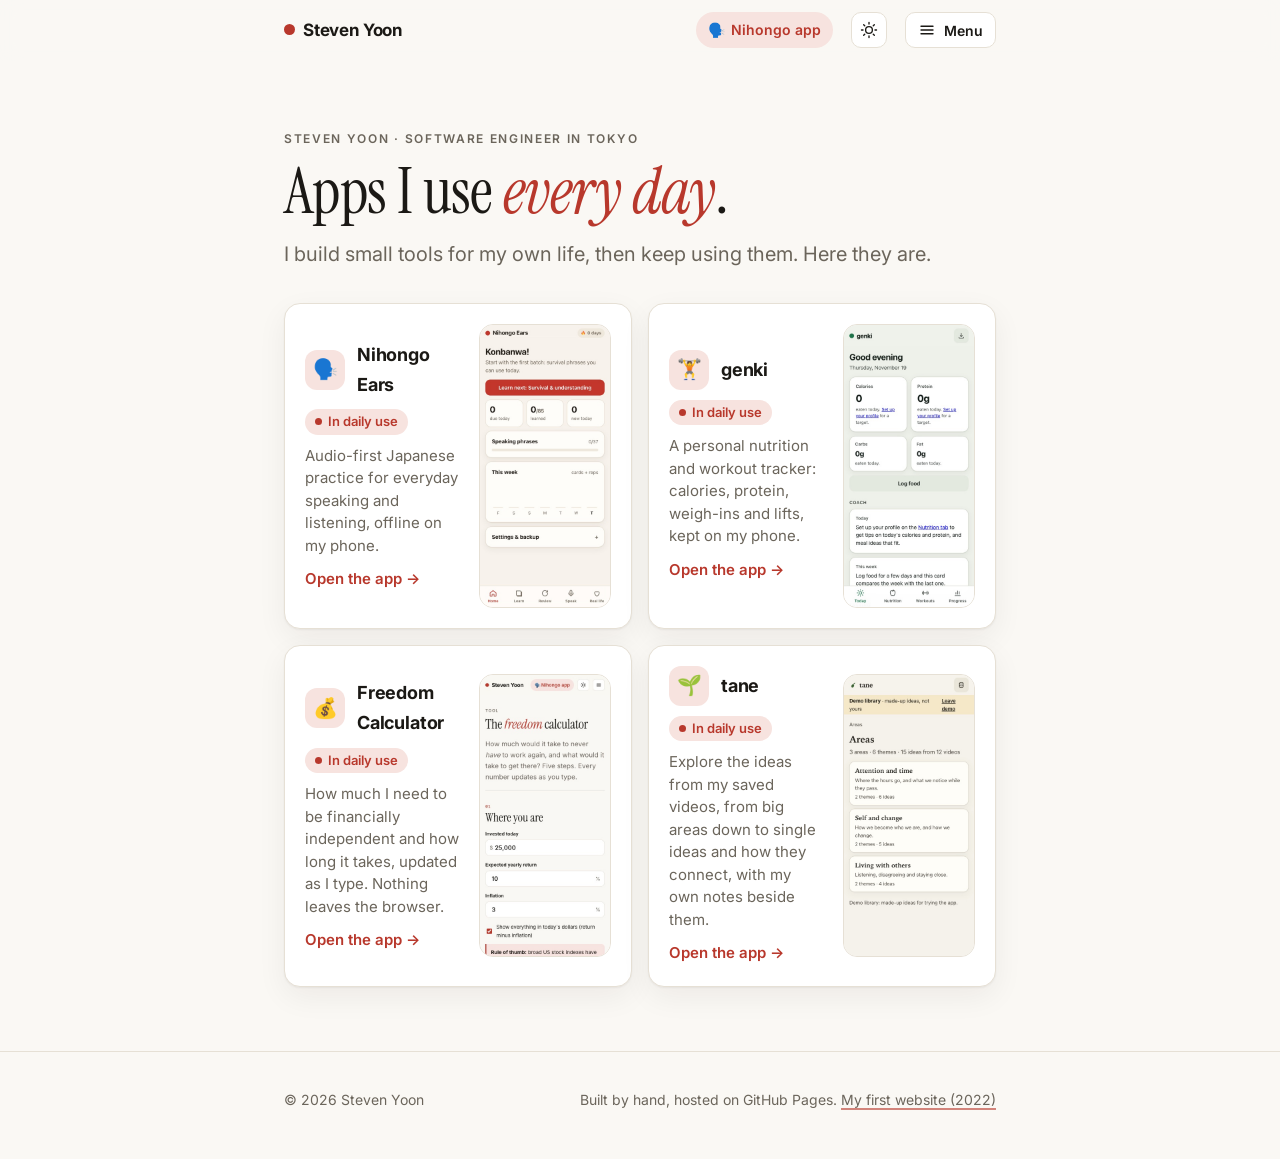
<file: index.html>
<!doctype html>
<html lang="en">
<head>
  <meta charset="utf-8">
  <meta name="viewport" content="width=device-width, initial-scale=1">
  <title>Steven Yoon</title>
  <meta name="description" content="Steven Yoon: software engineer in Tokyo. The apps I built and use every day.">
  <meta property="og:title" content="Steven Yoon">
  <meta property="og:description" content="Apps I built and use every day: Japanese by ear, nutrition and lifting, a financial independence calculator, and ideas from saved videos.">
  <meta property="og:type" content="website">
  <meta property="og:url" content="https://syoon291.github.io/">
  <link rel="icon" href="favicon.svg" type="image/svg+xml">
  <link rel="preconnect" href="https://fonts.googleapis.com">
  <link rel="preconnect" href="https://fonts.gstatic.com" crossorigin>
  <link rel="stylesheet" href="https://fonts.googleapis.com/css2?family=Instrument+Serif:ital@0;1&family=Inter:wght@400;500;600;700&display=swap">
  <link rel="stylesheet" href="site.css">
  <script src="site.js" defer></script>
</head>
<body>
  <header class="nav">
    <div class="wrap">
      <a class="name" href="/"><i aria-hidden="true"></i>Steven Yoon</a>
      <a class="app-pill" href="https://syoon291.github.io/nihongo/" title="Nihongo Ears: my Japanese speaking and listening app"><span aria-hidden="true">🗣️</span>Nihongo app</a>
      <button class="theme-btn" type="button" aria-label="Switch light or dark theme" data-theme-toggle>
        <svg viewBox="0 0 24 24" aria-hidden="true"><circle cx="12" cy="12" r="4.5"/><path d="M12 2v2M12 20v2M4.9 4.9l1.4 1.4M17.7 17.7l1.4 1.4M2 12h2M20 12h2M4.9 19.1l1.4-1.4M17.7 6.3l1.4-1.4"/></svg>
      </button>
      <button class="menu-btn" type="button" aria-haspopup="dialog" aria-controls="site-menu" aria-expanded="false" data-menu-open>
        <svg viewBox="0 0 24 24" aria-hidden="true"><path d="M4 7h16M4 12h16M4 17h16"/></svg><span>Menu</span>
      </button>
    </div>
  </header>
  <dialog class="menu" id="site-menu" aria-labelledby="site-menu-title">
    <div class="menu-head">
      <h2 id="site-menu-title">Menu</h2>
      <button class="theme-btn" type="button" aria-label="Close menu" data-menu-close>
        <svg viewBox="0 0 24 24" aria-hidden="true"><path d="M6 6l12 12M18 6L6 18"/></svg>
      </button>
    </div>
    <nav aria-label="Site">
      <ul>
          <li><a href="/" aria-current="page"><b>Apps</b><span>What I use every day</span></a></li>
          <li><a href="/about/"><b>About</b><span>From swim deck to Tokyo</span></a></li>
          <li><a href="/work/"><b>Work</b><span>Things I've built</span></a></li>
          <li><a href="/skills/"><b>Skills</b><span>What I work with</span></a></li>
          <li><a href="/contact/"><b>Contact</b><span>Say hi</span></a></li>
      </ul>
    </nav>
    <p class="menu-out"><a href="https://github.com/syoon291">GitHub</a><a href="https://www.linkedin.com/in/syoon291">LinkedIn</a></p>
  </dialog>

  <main id="top">
    <section class="hero home">
      <div class="wrap">
        <p class="eyebrow">Steven Yoon · Software engineer in Tokyo</p>
        <h1 class="display">Apps I use <em>every day</em>.</h1>
        <p class="lede">I build small tools for my own life, then keep using them. Here they are.</p>
        <ul class="apps">
          <li>
            <a class="app" href="https://syoon291.github.io/nihongo/">
              <span class="body">
                <span class="head"><span class="icon" aria-hidden="true">🗣️</span><b>Nihongo Ears</b></span>
                <span class="status">In daily use</span>
                <span class="muted">Audio-first Japanese practice for everyday speaking and listening, offline on my phone.</span>
                <span class="go">Open the app <span aria-hidden="true">→</span></span>
              </span>
              <img class="shot" src="img/projects/nihongo.jpg" width="390" height="844" loading="lazy" alt="Nihongo Ears home screen on a phone: today's lesson, cards due and a weekly practice chart">
            </a>
          </li>
          <li>
            <a class="app" href="https://syoon291.github.io/genki/">
              <span class="body">
                <span class="head"><span class="icon" aria-hidden="true">🏋️</span><b>genki</b></span>
                <span class="status">In daily use</span>
                <span class="muted">A personal nutrition and workout tracker: calories, protein, weigh-ins and lifts, kept on my phone.</span>
                <span class="go">Open the app <span aria-hidden="true">→</span></span>
              </span>
              <img class="shot" src="img/projects/genki.jpg" width="390" height="844" loading="lazy" alt="genki Today screen on a phone: calories, protein, carbs and fat for the day">
            </a>
          </li>
          <li>
            <a class="app" href="tools/freedom/">
              <span class="body">
                <span class="head"><span class="icon" aria-hidden="true">💰</span><b>Freedom Calculator</b></span>
                <span class="status">In daily use</span>
                <span class="muted">How much I need to be financially independent and how long it takes, updated as I type. Nothing leaves the browser.</span>
                <span class="go">Open the app <span aria-hidden="true">→</span></span>
              </span>
              <img class="shot" src="img/projects/freedom.jpg" width="390" height="844" loading="lazy" alt="Freedom Calculator on a phone: amount invested today, expected return and the first steps of the calculator">
            </a>
          </li>
          <li>
            <a class="app" href="https://syoon291.github.io/tane/">
              <span class="body">
                <span class="head"><span class="icon" aria-hidden="true">🌱</span><b>tane</b></span>
                <span class="status">In daily use</span>
                <span class="muted">Explore the ideas from my saved videos, from big areas down to single ideas and how they connect, with my own notes beside them.</span>
                <span class="go">Open the app <span aria-hidden="true">→</span></span>
              </span>
              <img class="shot" src="img/projects/tane.jpg" width="390" height="844" loading="lazy" alt="tane on a phone showing a demo library: a list of areas, each with its count of themes and ideas">
            </a>
          </li>
        </ul>
      </div>
    </section>
  </main>

  <footer>
    <div class="wrap">
      <span>© <span data-year>2026</span> Steven Yoon</span>
      <span>Built by hand, hosted on GitHub Pages. <a href="https://syoon291.github.io/myWebsite/">My first website (2022)</a></span>
    </div>
  </footer>
</body>
</html>
</file>
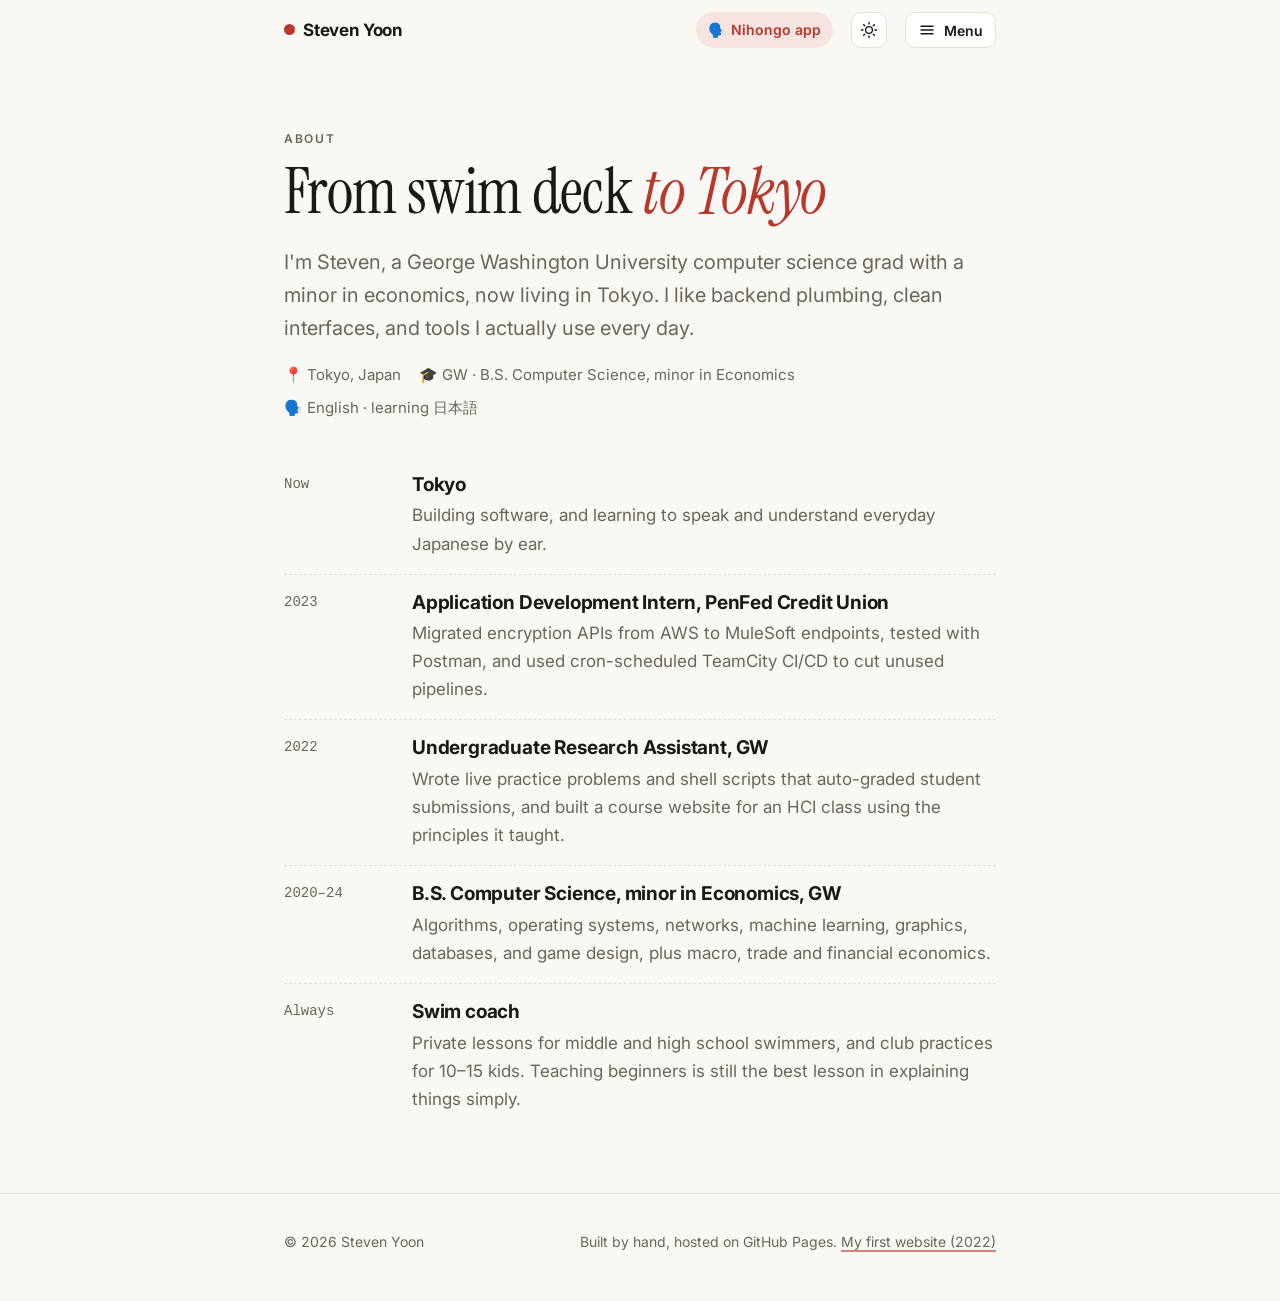
<file: about/index.html>
<!doctype html>
<html lang="en">
<head>
  <meta charset="utf-8">
  <meta name="viewport" content="width=device-width, initial-scale=1">
  <title>About · Steven Yoon</title>
  <meta name="description" content="Steven Yoon's background: GW computer science, a PenFed internship, research assistant work, and swim coaching.">
  <link rel="icon" href="../favicon.svg" type="image/svg+xml">
  <link rel="preconnect" href="https://fonts.googleapis.com">
  <link rel="preconnect" href="https://fonts.gstatic.com" crossorigin>
  <link rel="stylesheet" href="https://fonts.googleapis.com/css2?family=Instrument+Serif:ital@0;1&family=Inter:wght@400;500;600;700&display=swap">
  <link rel="stylesheet" href="../site.css">
  <script src="../site.js" defer></script>
</head>
<body>
  <header class="nav">
    <div class="wrap">
      <a class="name" href="/"><i aria-hidden="true"></i>Steven Yoon</a>
      <a class="app-pill" href="https://syoon291.github.io/nihongo/" title="Nihongo Ears: my Japanese speaking and listening app"><span aria-hidden="true">🗣️</span>Nihongo app</a>
      <button class="theme-btn" type="button" aria-label="Switch light or dark theme" data-theme-toggle>
        <svg viewBox="0 0 24 24" aria-hidden="true"><circle cx="12" cy="12" r="4.5"/><path d="M12 2v2M12 20v2M4.9 4.9l1.4 1.4M17.7 17.7l1.4 1.4M2 12h2M20 12h2M4.9 19.1l1.4-1.4M17.7 6.3l1.4-1.4"/></svg>
      </button>
      <button class="menu-btn" type="button" aria-haspopup="dialog" aria-controls="site-menu" aria-expanded="false" data-menu-open>
        <svg viewBox="0 0 24 24" aria-hidden="true"><path d="M4 7h16M4 12h16M4 17h16"/></svg><span>Menu</span>
      </button>
    </div>
  </header>
  <dialog class="menu" id="site-menu" aria-labelledby="site-menu-title">
    <div class="menu-head">
      <h2 id="site-menu-title">Menu</h2>
      <button class="theme-btn" type="button" aria-label="Close menu" data-menu-close>
        <svg viewBox="0 0 24 24" aria-hidden="true"><path d="M6 6l12 12M18 6L6 18"/></svg>
      </button>
    </div>
    <nav aria-label="Site">
      <ul>
          <li><a href="/"><b>Apps</b><span>What I use every day</span></a></li>
          <li><a href="/about/" aria-current="page"><b>About</b><span>From swim deck to Tokyo</span></a></li>
          <li><a href="/work/"><b>Work</b><span>Things I've built</span></a></li>
          <li><a href="/skills/"><b>Skills</b><span>What I work with</span></a></li>
          <li><a href="/contact/"><b>Contact</b><span>Say hi</span></a></li>
      </ul>
    </nav>
    <p class="menu-out"><a href="https://github.com/syoon291">GitHub</a><a href="https://www.linkedin.com/in/syoon291">LinkedIn</a></p>
  </dialog>

  <main id="top">
    <section class="hero sub">
      <div class="wrap">
        <p class="eyebrow">About</p>
        <h1 class="display">From swim deck <em>to Tokyo</em></h1>
        <!-- TODO: replace with your current role and company, e.g. "Software engineer at ___ in Tokyo." -->
        <p class="lede">I'm Steven, a George Washington University computer science grad with a minor in economics, now living in Tokyo. I like backend plumbing, clean interfaces, and tools I actually use every day.</p>
        <div class="meta">
          <span>📍 Tokyo, Japan</span>
          <span>🎓 GW · B.S. Computer Science, minor in Economics</span>
          <span>🗣️ English · learning 日本語</span>
        </div>
        <ol class="timeline">
          <!-- TODO: add your current role as the newest entry -->
          <li>
            <span class="when">Now</span>
            <div><h3>Tokyo</h3><p>Building software, and learning to speak and understand everyday Japanese by ear.</p></div>
          </li>
          <li>
            <span class="when">2023</span>
            <div><h3>Application Development Intern, PenFed Credit Union</h3><p>Migrated encryption APIs from AWS to MuleSoft endpoints, tested with Postman, and used cron-scheduled TeamCity CI/CD to cut unused pipelines.</p></div>
          </li>
          <li>
            <span class="when">2022</span>
            <div><h3>Undergraduate Research Assistant, GW</h3><p>Wrote live practice problems and shell scripts that auto-graded student submissions, and built a course website for an HCI class using the principles it taught.</p></div>
          </li>
          <!-- TODO: confirm graduation year -->
          <li>
            <span class="when">2020–24</span>
            <div><h3>B.S. Computer Science, minor in Economics, GW</h3><p>Algorithms, operating systems, networks, machine learning, graphics, databases, and game design, plus macro, trade and financial economics.</p></div>
          </li>
          <li>
            <span class="when">Always</span>
            <div><h3>Swim coach</h3><p>Private lessons for middle and high school swimmers, and club practices for 10–15 kids. Teaching beginners is still the best lesson in explaining things simply.</p></div>
          </li>
        </ol>
      </div>
    </section>
  </main>

  <footer>
    <div class="wrap">
      <span>© <span data-year>2026</span> Steven Yoon</span>
      <span>Built by hand, hosted on GitHub Pages. <a href="https://syoon291.github.io/myWebsite/">My first website (2022)</a></span>
    </div>
  </footer>
</body>
</html>
</file>
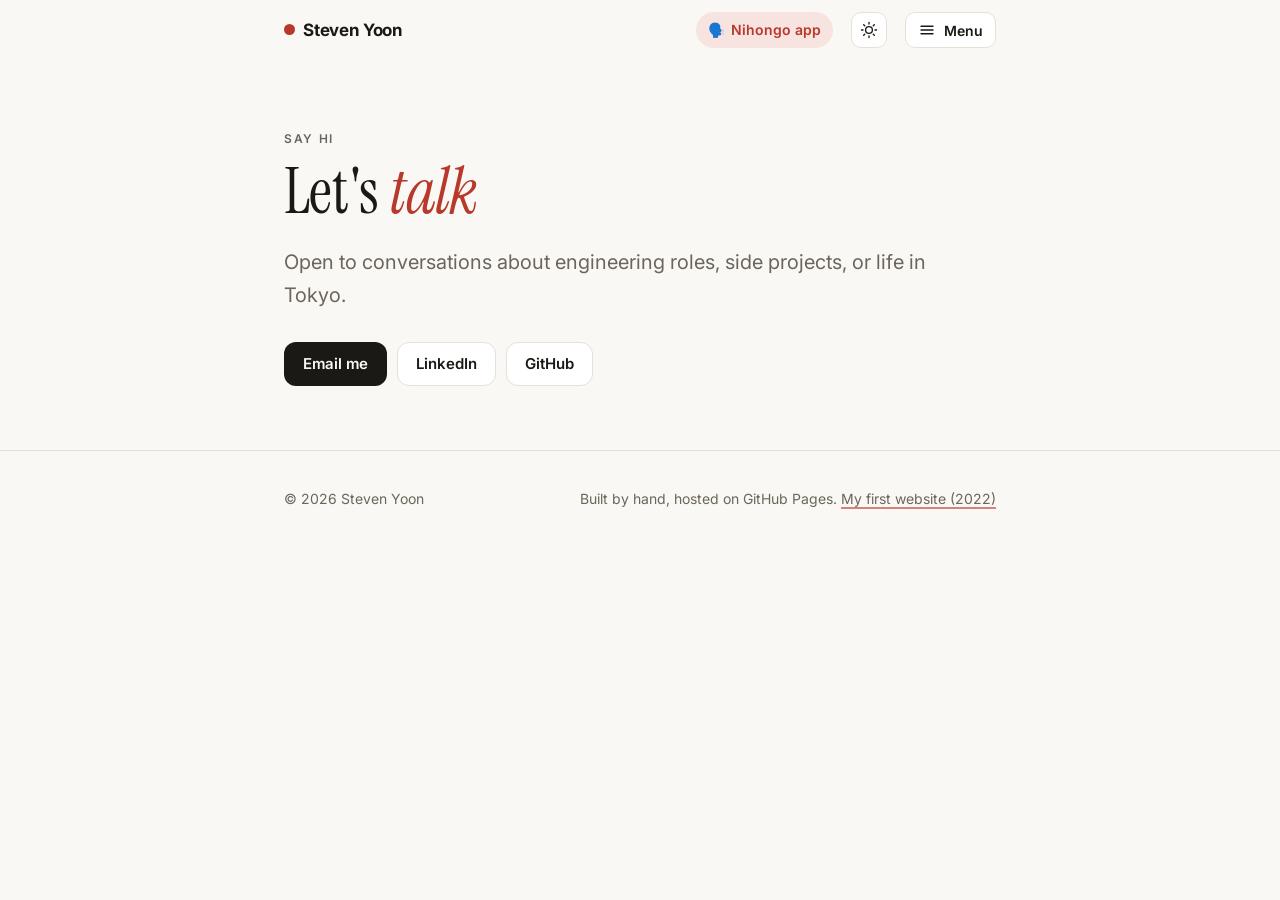
<file: contact/index.html>
<!doctype html>
<html lang="en">
<head>
  <meta charset="utf-8">
  <meta name="viewport" content="width=device-width, initial-scale=1">
  <title>Contact · Steven Yoon</title>
  <meta name="description" content="How to reach Steven Yoon: email, LinkedIn and GitHub.">
  <link rel="icon" href="../favicon.svg" type="image/svg+xml">
  <link rel="preconnect" href="https://fonts.googleapis.com">
  <link rel="preconnect" href="https://fonts.gstatic.com" crossorigin>
  <link rel="stylesheet" href="https://fonts.googleapis.com/css2?family=Instrument+Serif:ital@0;1&family=Inter:wght@400;500;600;700&display=swap">
  <link rel="stylesheet" href="../site.css">
  <script src="../site.js" defer></script>
</head>
<body>
  <header class="nav">
    <div class="wrap">
      <a class="name" href="/"><i aria-hidden="true"></i>Steven Yoon</a>
      <a class="app-pill" href="https://syoon291.github.io/nihongo/" title="Nihongo Ears: my Japanese speaking and listening app"><span aria-hidden="true">🗣️</span>Nihongo app</a>
      <button class="theme-btn" type="button" aria-label="Switch light or dark theme" data-theme-toggle>
        <svg viewBox="0 0 24 24" aria-hidden="true"><circle cx="12" cy="12" r="4.5"/><path d="M12 2v2M12 20v2M4.9 4.9l1.4 1.4M17.7 17.7l1.4 1.4M2 12h2M20 12h2M4.9 19.1l1.4-1.4M17.7 6.3l1.4-1.4"/></svg>
      </button>
      <button class="menu-btn" type="button" aria-haspopup="dialog" aria-controls="site-menu" aria-expanded="false" data-menu-open>
        <svg viewBox="0 0 24 24" aria-hidden="true"><path d="M4 7h16M4 12h16M4 17h16"/></svg><span>Menu</span>
      </button>
    </div>
  </header>
  <dialog class="menu" id="site-menu" aria-labelledby="site-menu-title">
    <div class="menu-head">
      <h2 id="site-menu-title">Menu</h2>
      <button class="theme-btn" type="button" aria-label="Close menu" data-menu-close>
        <svg viewBox="0 0 24 24" aria-hidden="true"><path d="M6 6l12 12M18 6L6 18"/></svg>
      </button>
    </div>
    <nav aria-label="Site">
      <ul>
          <li><a href="/"><b>Apps</b><span>What I use every day</span></a></li>
          <li><a href="/about/"><b>About</b><span>From swim deck to Tokyo</span></a></li>
          <li><a href="/work/"><b>Work</b><span>Things I've built</span></a></li>
          <li><a href="/skills/"><b>Skills</b><span>What I work with</span></a></li>
          <li><a href="/contact/" aria-current="page"><b>Contact</b><span>Say hi</span></a></li>
      </ul>
    </nav>
    <p class="menu-out"><a href="https://github.com/syoon291">GitHub</a><a href="https://www.linkedin.com/in/syoon291">LinkedIn</a></p>
  </dialog>

  <main id="top">
    <section class="hero sub">
      <div class="wrap">
        <p class="eyebrow">Say hi</p>
        <h1 class="display">Let's <em>talk</em></h1>
        <!-- TODO: confirm this is the email you want public (your GW address may be retired) -->
        <p class="lede">Open to conversations about engineering roles, side projects, or life in Tokyo.</p>
        <div class="cta">
          <a class="btn primary" href="mailto:syoon291@gwu.edu">Email me</a>
          <a class="btn" href="https://www.linkedin.com/in/syoon291">LinkedIn</a>
          <a class="btn" href="https://github.com/syoon291">GitHub</a>
        </div>
      </div>
    </section>
  </main>

  <footer>
    <div class="wrap">
      <span>© <span data-year>2026</span> Steven Yoon</span>
      <span>Built by hand, hosted on GitHub Pages. <a href="https://syoon291.github.io/myWebsite/">My first website (2022)</a></span>
    </div>
  </footer>
</body>
</html>
</file>
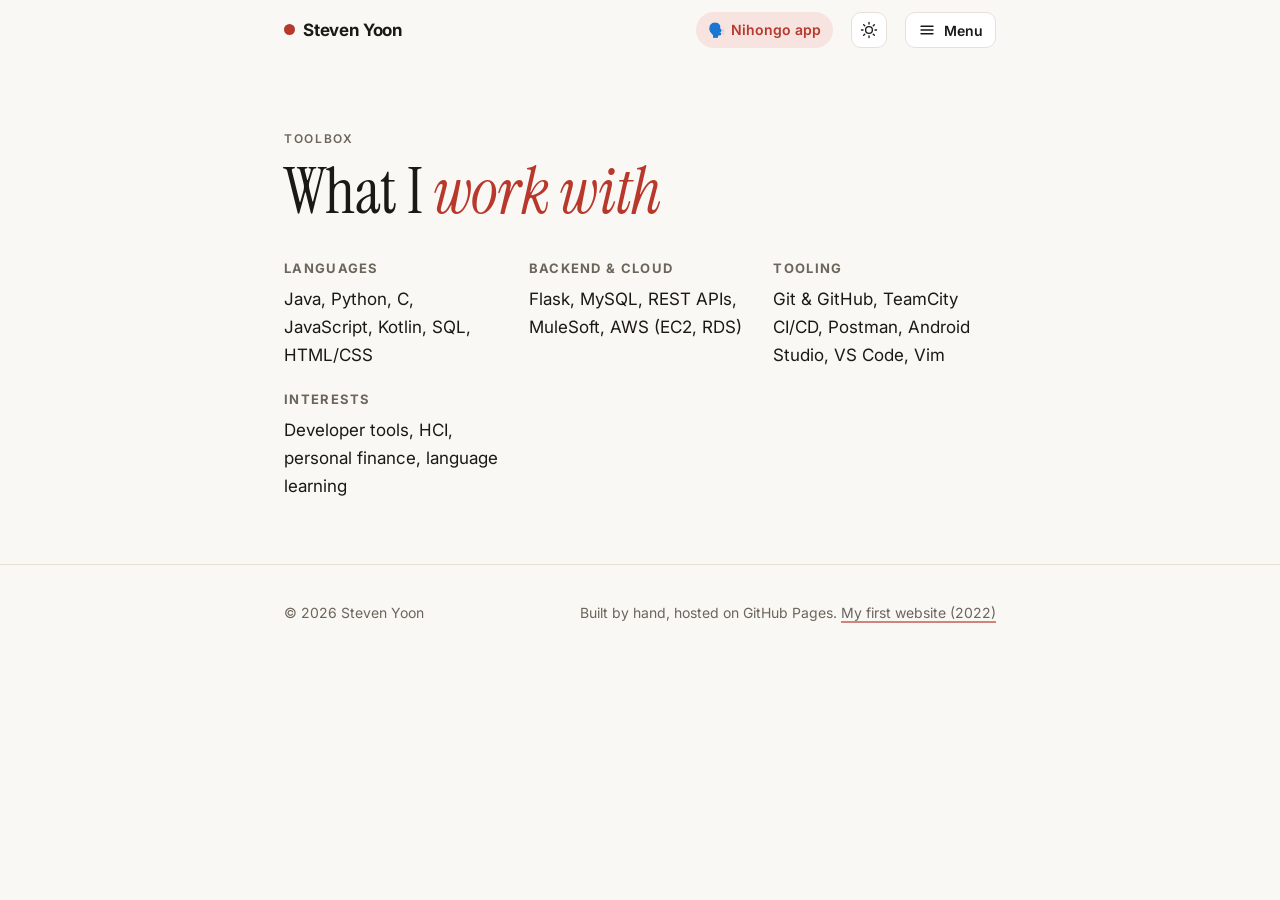
<file: skills/index.html>
<!doctype html>
<html lang="en">
<head>
  <meta charset="utf-8">
  <meta name="viewport" content="width=device-width, initial-scale=1">
  <title>Skills · Steven Yoon</title>
  <meta name="description" content="The languages, backend and cloud services, and tooling Steven Yoon works with.">
  <link rel="icon" href="../favicon.svg" type="image/svg+xml">
  <link rel="preconnect" href="https://fonts.googleapis.com">
  <link rel="preconnect" href="https://fonts.gstatic.com" crossorigin>
  <link rel="stylesheet" href="https://fonts.googleapis.com/css2?family=Instrument+Serif:ital@0;1&family=Inter:wght@400;500;600;700&display=swap">
  <link rel="stylesheet" href="../site.css">
  <script src="../site.js" defer></script>
</head>
<body>
  <header class="nav">
    <div class="wrap">
      <a class="name" href="/"><i aria-hidden="true"></i>Steven Yoon</a>
      <a class="app-pill" href="https://syoon291.github.io/nihongo/" title="Nihongo Ears: my Japanese speaking and listening app"><span aria-hidden="true">🗣️</span>Nihongo app</a>
      <button class="theme-btn" type="button" aria-label="Switch light or dark theme" data-theme-toggle>
        <svg viewBox="0 0 24 24" aria-hidden="true"><circle cx="12" cy="12" r="4.5"/><path d="M12 2v2M12 20v2M4.9 4.9l1.4 1.4M17.7 17.7l1.4 1.4M2 12h2M20 12h2M4.9 19.1l1.4-1.4M17.7 6.3l1.4-1.4"/></svg>
      </button>
      <button class="menu-btn" type="button" aria-haspopup="dialog" aria-controls="site-menu" aria-expanded="false" data-menu-open>
        <svg viewBox="0 0 24 24" aria-hidden="true"><path d="M4 7h16M4 12h16M4 17h16"/></svg><span>Menu</span>
      </button>
    </div>
  </header>
  <dialog class="menu" id="site-menu" aria-labelledby="site-menu-title">
    <div class="menu-head">
      <h2 id="site-menu-title">Menu</h2>
      <button class="theme-btn" type="button" aria-label="Close menu" data-menu-close>
        <svg viewBox="0 0 24 24" aria-hidden="true"><path d="M6 6l12 12M18 6L6 18"/></svg>
      </button>
    </div>
    <nav aria-label="Site">
      <ul>
          <li><a href="/"><b>Apps</b><span>What I use every day</span></a></li>
          <li><a href="/about/"><b>About</b><span>From swim deck to Tokyo</span></a></li>
          <li><a href="/work/"><b>Work</b><span>Things I've built</span></a></li>
          <li><a href="/skills/" aria-current="page"><b>Skills</b><span>What I work with</span></a></li>
          <li><a href="/contact/"><b>Contact</b><span>Say hi</span></a></li>
      </ul>
    </nav>
    <p class="menu-out"><a href="https://github.com/syoon291">GitHub</a><a href="https://www.linkedin.com/in/syoon291">LinkedIn</a></p>
  </dialog>

  <main id="top">
    <section class="hero sub">
      <div class="wrap">
        <p class="eyebrow">Toolbox</p>
        <h1 class="display">What I <em>work with</em></h1>
        <div class="skills">
          <div><h3>Languages</h3><p>Java, Python, C, JavaScript, Kotlin, SQL, HTML/CSS</p></div>
          <div><h3>Backend & cloud</h3><p>Flask, MySQL, REST APIs, MuleSoft, AWS (EC2, RDS)</p></div>
          <div><h3>Tooling</h3><p>Git & GitHub, TeamCity CI/CD, Postman, Android Studio, VS Code, Vim</p></div>
          <div><h3>Interests</h3><p>Developer tools, HCI, personal finance, language learning</p></div>
        </div>
      </div>
    </section>
  </main>

  <footer>
    <div class="wrap">
      <span>© <span data-year>2026</span> Steven Yoon</span>
      <span>Built by hand, hosted on GitHub Pages. <a href="https://syoon291.github.io/myWebsite/">My first website (2022)</a></span>
    </div>
  </footer>
</body>
</html>
</file>
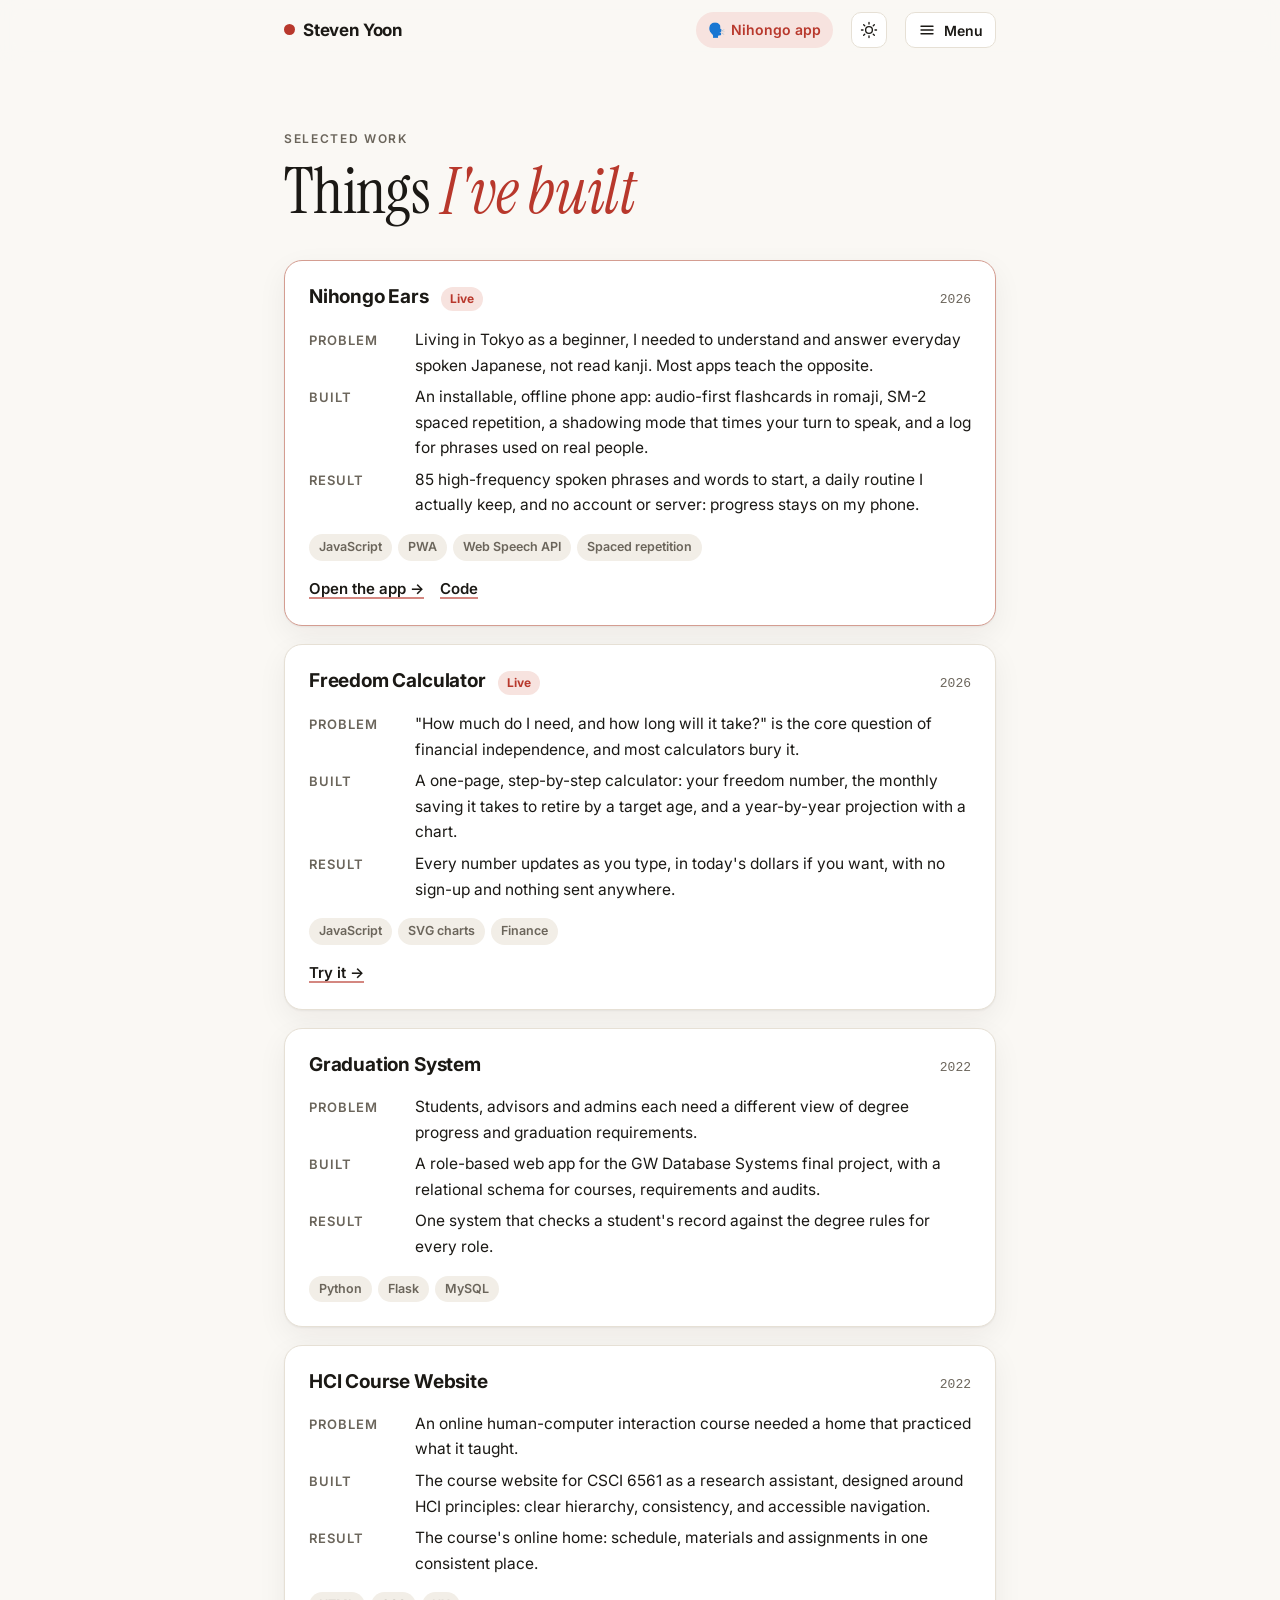
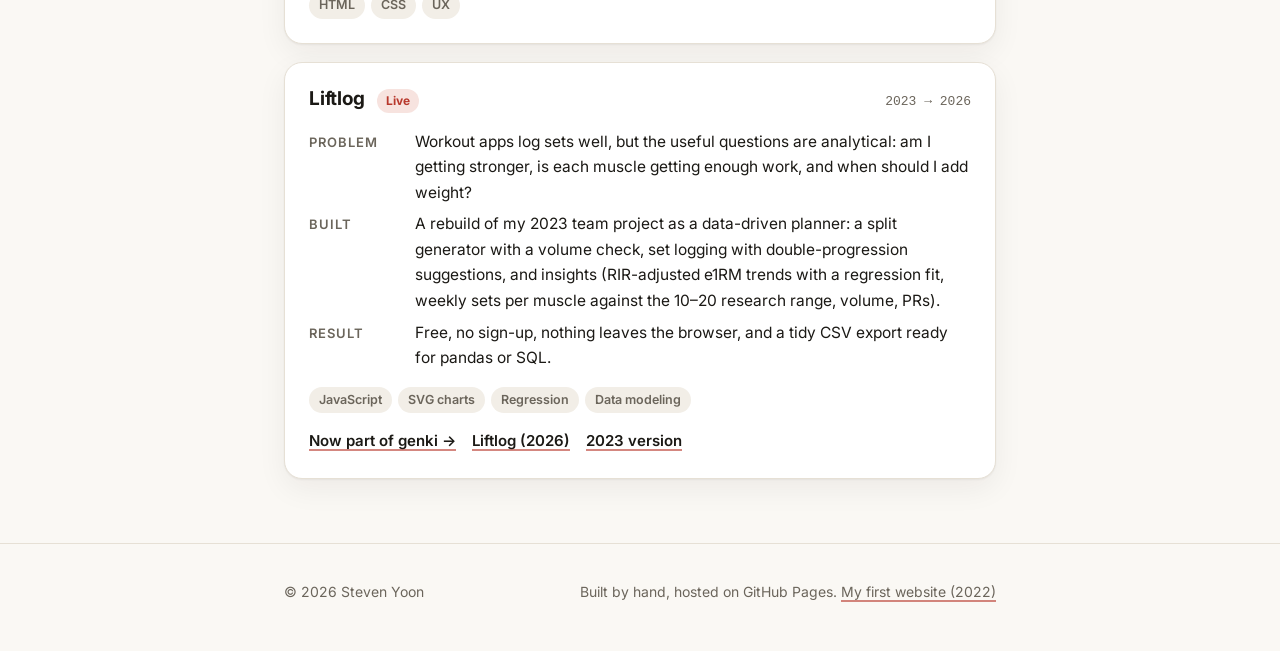
<file: work/index.html>
<!doctype html>
<html lang="en">
<head>
  <meta charset="utf-8">
  <meta name="viewport" content="width=device-width, initial-scale=1">
  <title>Work · Steven Yoon</title>
  <meta name="description" content="Things Steven Yoon has built: Nihongo Ears, the Freedom Calculator, Liftlog, a graduation system and an HCI course website.">
  <link rel="icon" href="../favicon.svg" type="image/svg+xml">
  <link rel="preconnect" href="https://fonts.googleapis.com">
  <link rel="preconnect" href="https://fonts.gstatic.com" crossorigin>
  <link rel="stylesheet" href="https://fonts.googleapis.com/css2?family=Instrument+Serif:ital@0;1&family=Inter:wght@400;500;600;700&display=swap">
  <link rel="stylesheet" href="../site.css">
  <script src="../site.js" defer></script>
</head>
<body>
  <header class="nav">
    <div class="wrap">
      <a class="name" href="/"><i aria-hidden="true"></i>Steven Yoon</a>
      <a class="app-pill" href="https://syoon291.github.io/nihongo/" title="Nihongo Ears: my Japanese speaking and listening app"><span aria-hidden="true">🗣️</span>Nihongo app</a>
      <button class="theme-btn" type="button" aria-label="Switch light or dark theme" data-theme-toggle>
        <svg viewBox="0 0 24 24" aria-hidden="true"><circle cx="12" cy="12" r="4.5"/><path d="M12 2v2M12 20v2M4.9 4.9l1.4 1.4M17.7 17.7l1.4 1.4M2 12h2M20 12h2M4.9 19.1l1.4-1.4M17.7 6.3l1.4-1.4"/></svg>
      </button>
      <button class="menu-btn" type="button" aria-haspopup="dialog" aria-controls="site-menu" aria-expanded="false" data-menu-open>
        <svg viewBox="0 0 24 24" aria-hidden="true"><path d="M4 7h16M4 12h16M4 17h16"/></svg><span>Menu</span>
      </button>
    </div>
  </header>
  <dialog class="menu" id="site-menu" aria-labelledby="site-menu-title">
    <div class="menu-head">
      <h2 id="site-menu-title">Menu</h2>
      <button class="theme-btn" type="button" aria-label="Close menu" data-menu-close>
        <svg viewBox="0 0 24 24" aria-hidden="true"><path d="M6 6l12 12M18 6L6 18"/></svg>
      </button>
    </div>
    <nav aria-label="Site">
      <ul>
          <li><a href="/"><b>Apps</b><span>What I use every day</span></a></li>
          <li><a href="/about/"><b>About</b><span>From swim deck to Tokyo</span></a></li>
          <li><a href="/work/" aria-current="page"><b>Work</b><span>Things I've built</span></a></li>
          <li><a href="/skills/"><b>Skills</b><span>What I work with</span></a></li>
          <li><a href="/contact/"><b>Contact</b><span>Say hi</span></a></li>
      </ul>
    </nav>
    <p class="menu-out"><a href="https://github.com/syoon291">GitHub</a><a href="https://www.linkedin.com/in/syoon291">LinkedIn</a></p>
  </dialog>

  <main id="top">
    <section class="hero sub">
      <div class="wrap">
        <p class="eyebrow">Selected work</p>
        <h1 class="display">Things <em>I've built</em></h1>
        <div class="projects">

          <article class="project featured">
            <div class="top"><h3>Nihongo Ears</h3><span class="badge">Live</span><span class="year">2026</span></div>
            <dl>
              <dt>Problem</dt><dd>Living in Tokyo as a beginner, I needed to understand and answer everyday spoken Japanese, not read kanji. Most apps teach the opposite.</dd>
              <dt>Built</dt><dd>An installable, offline phone app: audio-first flashcards in romaji, SM-2 spaced repetition, a shadowing mode that times your turn to speak, and a log for phrases used on real people.</dd>
              <dt>Result</dt><dd>85 high-frequency spoken phrases and words to start, a daily routine I actually keep, and no account or server: progress stays on my phone.</dd>
            </dl>
            <div class="tags"><span class="tag">JavaScript</span><span class="tag">PWA</span><span class="tag">Web Speech API</span><span class="tag">Spaced repetition</span></div>
            <div class="links-row"><a href="https://syoon291.github.io/nihongo/">Open the app →</a><a href="https://github.com/syoon291/nihongo">Code</a></div>
          </article>

          <article class="project">
            <div class="top"><h3>Freedom Calculator</h3><span class="badge">Live</span><span class="year">2026</span></div>
            <dl>
              <dt>Problem</dt><dd>"How much do I need, and how long will it take?" is the core question of financial independence, and most calculators bury it.</dd>
              <dt>Built</dt><dd>A one-page, step-by-step calculator: your freedom number, the monthly saving it takes to retire by a target age, and a year-by-year projection with a chart.</dd>
              <dt>Result</dt><dd>Every number updates as you type, in today's dollars if you want, with no sign-up and nothing sent anywhere.</dd>
            </dl>
            <div class="tags"><span class="tag">JavaScript</span><span class="tag">SVG charts</span><span class="tag">Finance</span></div>
            <div class="links-row"><a href="../tools/freedom/">Try it →</a></div>
          </article>

          <article class="project">
            <!-- TODO: add a measurable outcome (grade, users, queries) if you have one -->
            <div class="top"><h3>Graduation System</h3><span class="year">2022</span></div>
            <dl>
              <dt>Problem</dt><dd>Students, advisors and admins each need a different view of degree progress and graduation requirements.</dd>
              <dt>Built</dt><dd>A role-based web app for the GW Database Systems final project, with a relational schema for courses, requirements and audits.</dd>
              <dt>Result</dt><dd>One system that checks a student's record against the degree rules for every role.</dd>
            </dl>
            <div class="tags"><span class="tag">Python</span><span class="tag">Flask</span><span class="tag">MySQL</span></div>
          </article>

          <article class="project">
            <div class="top"><h3>HCI Course Website</h3><span class="year">2022</span></div>
            <dl>
              <dt>Problem</dt><dd>An online human-computer interaction course needed a home that practiced what it taught.</dd>
              <dt>Built</dt><dd>The course website for CSCI 6561 as a research assistant, designed around HCI principles: clear hierarchy, consistency, and accessible navigation.</dd>
              <!-- TODO: add how it was used (semesters, number of students) -->
              <dt>Result</dt><dd>The course's online home: schedule, materials and assignments in one consistent place.</dd>
            </dl>
            <div class="tags"><span class="tag">HTML</span><span class="tag">CSS</span><span class="tag">UX</span></div>
          </article>

          <article class="project">
            <div class="top"><h3>Liftlog</h3><span class="badge">Live</span><span class="year">2023 → 2026</span></div>
            <dl>
              <dt>Problem</dt><dd>Workout apps log sets well, but the useful questions are analytical: am I getting stronger, is each muscle getting enough work, and when should I add weight?</dd>
              <dt>Built</dt><dd>A rebuild of my 2023 team project as a data-driven planner: a split generator with a volume check, set logging with double-progression suggestions, and insights (RIR-adjusted e1RM trends with a regression fit, weekly sets per muscle against the 10–20 research range, volume, PRs).</dd>
              <dt>Result</dt><dd>Free, no sign-up, nothing leaves the browser, and a tidy CSV export ready for pandas or SQL.</dd>
            </dl>
            <div class="tags"><span class="tag">JavaScript</span><span class="tag">SVG charts</span><span class="tag">Regression</span><span class="tag">Data modeling</span></div>
            <div class="links-row"><a href="https://syoon291.github.io/genki/">Now part of genki →</a><a href="../workout/">Liftlog (2026)</a><a href="../workout/legacy/">2023 version</a></div>
          </article>

        </div>
      </div>
    </section>
  </main>

  <footer>
    <div class="wrap">
      <span>© <span data-year>2026</span> Steven Yoon</span>
      <span>Built by hand, hosted on GitHub Pages. <a href="https://syoon291.github.io/myWebsite/">My first website (2022)</a></span>
    </div>
  </footer>
</body>
</html>
</file>
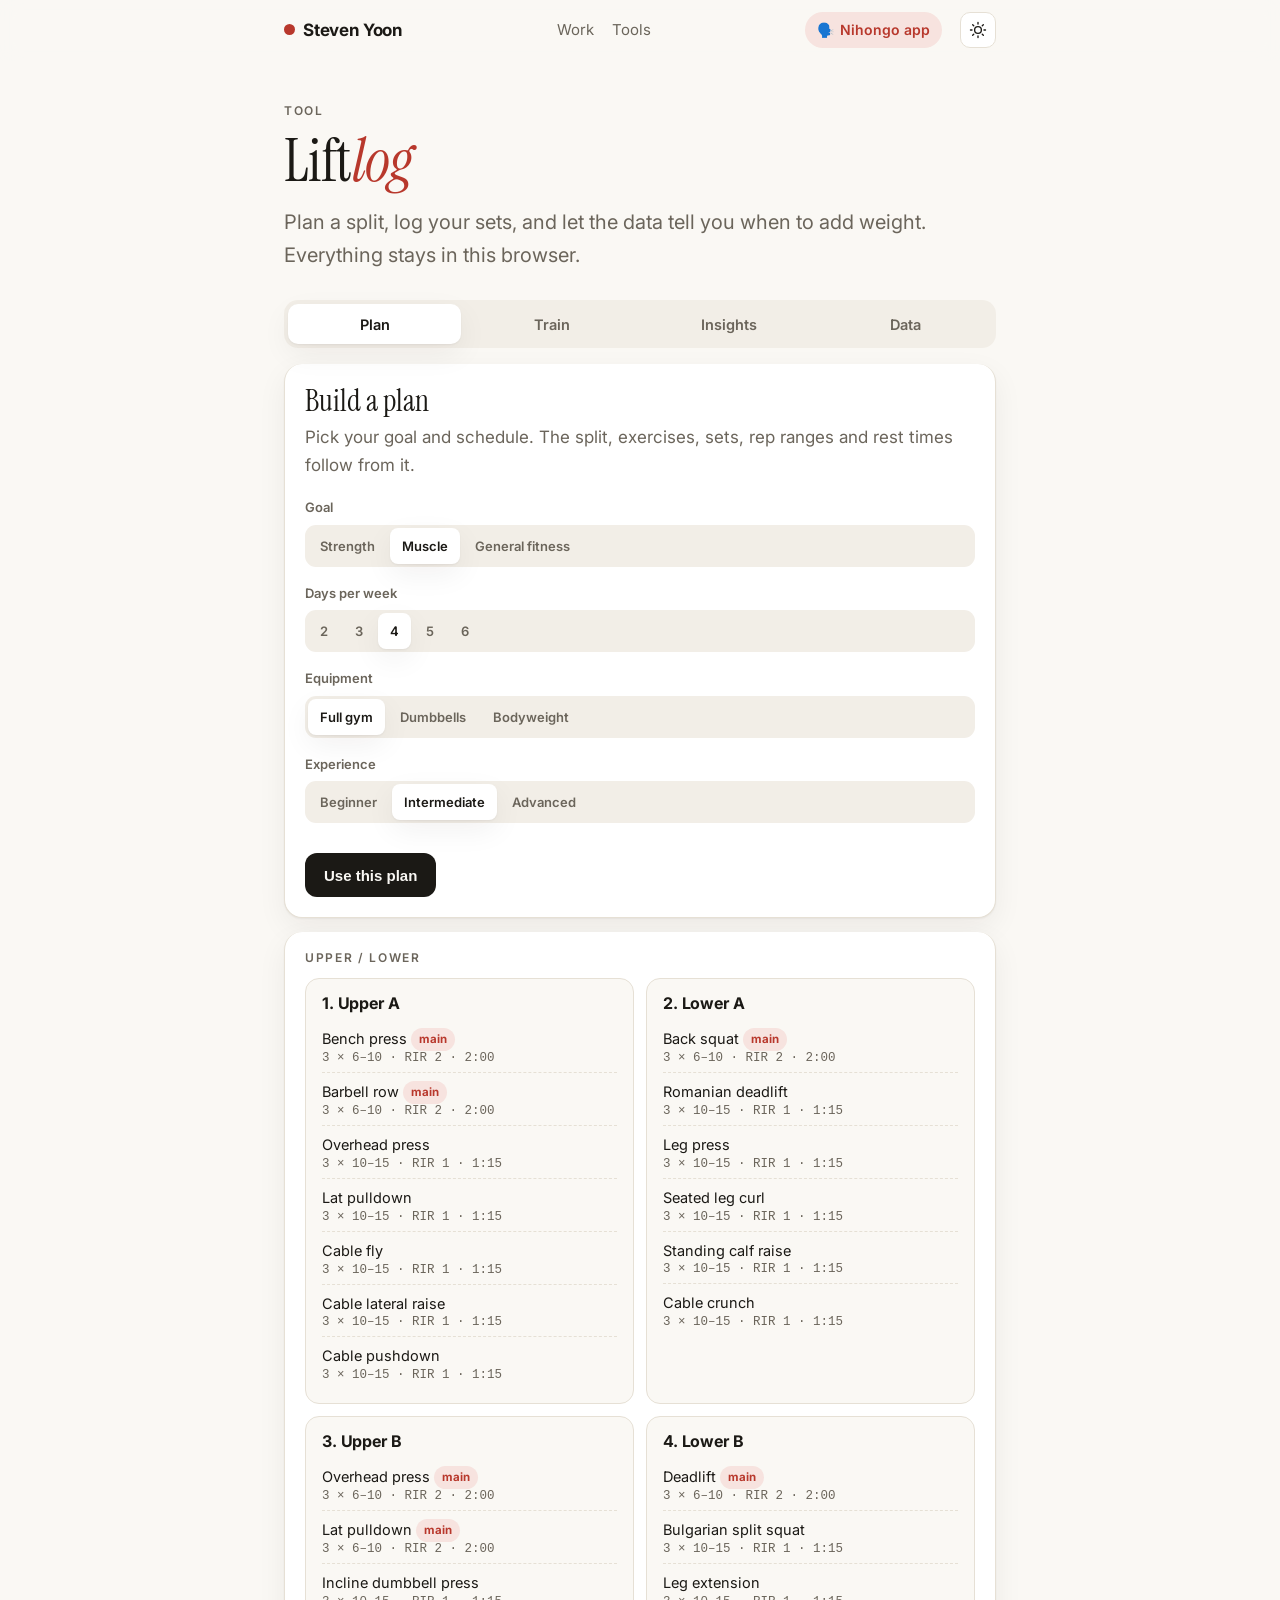
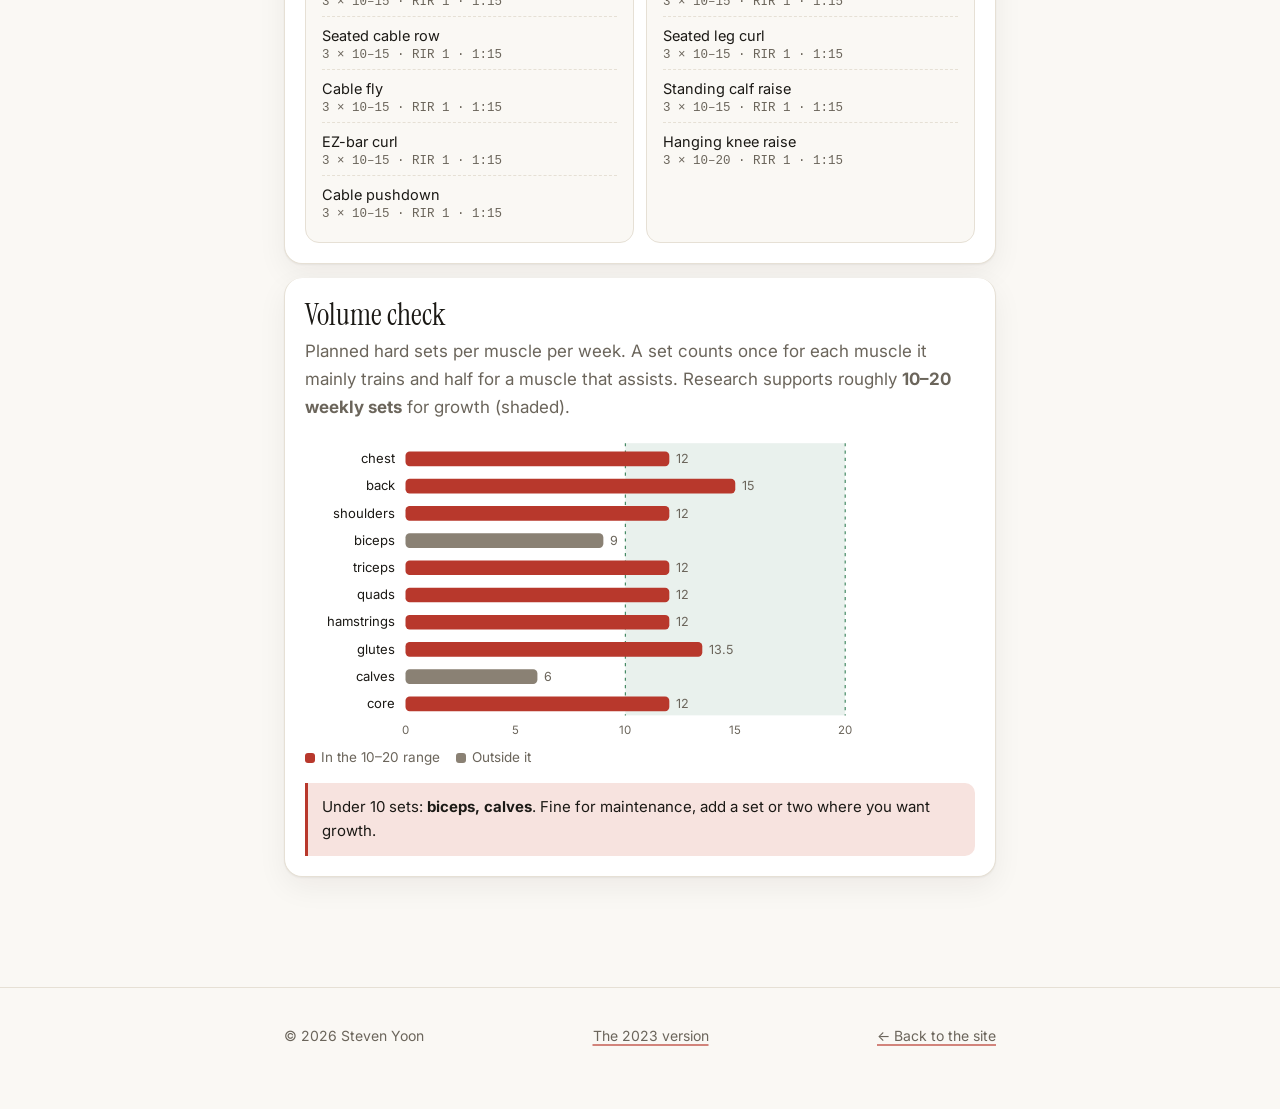
<file: workout/index.html>
<!doctype html>
<html lang="en">
<head>
  <meta charset="utf-8">
  <meta name="viewport" content="width=device-width, initial-scale=1, viewport-fit=cover">
  <title>Liftlog · Steven Yoon</title>
  <meta name="description" content="A free, data-driven workout planner: generate a split, log sets, get progression suggestions, and see weekly volume per muscle, e1RM trends and PRs. Runs in your browser.">
  <meta name="theme-color" content="#b8382c">
  <link rel="icon" href="../favicon.svg" type="image/svg+xml">
  <link rel="preconnect" href="https://fonts.googleapis.com">
  <link rel="preconnect" href="https://fonts.gstatic.com" crossorigin>
  <link rel="stylesheet" href="https://fonts.googleapis.com/css2?family=Instrument+Serif:ital@0;1&family=Inter:wght@400;500;600;700&display=swap">
  <link rel="stylesheet" href="../site.css">
  <link rel="stylesheet" href="app.css">
  <script src="../site.js" defer></script>
  <script src="core.js" defer></script>
  <script src="app.js" defer></script>
</head>
<body class="lift">
  <header class="nav">
    <div class="wrap">
      <a class="name" href="../"><i aria-hidden="true"></i>Steven Yoon</a>
      <nav class="links" aria-label="Site"><a href="../#work">Work</a><a href="../#tools">Tools</a></nav>
      <a class="app-pill" href="https://syoon291.github.io/nihongo/" title="Nihongo Ears: my Japanese speaking and listening app"><span aria-hidden="true">🗣️</span>Nihongo app</a>
      <button class="theme-btn" type="button" aria-label="Switch light or dark theme" data-theme-toggle>
        <svg viewBox="0 0 24 24" aria-hidden="true"><circle cx="12" cy="12" r="4.5"/><path d="M12 2v2M12 20v2M4.9 4.9l1.4 1.4M17.7 17.7l1.4 1.4M2 12h2M20 12h2M4.9 19.1l1.4-1.4M17.7 6.3l1.4-1.4"/></svg>
      </button>
    </div>
  </header>

  <main class="wrap">
    <section class="hero" style="padding:44px 0 20px">
      <p class="eyebrow">Tool</p>
      <h1 class="display" style="font-size:clamp(40px,8vw,60px)">Lift<em>log</em></h1>
      <p class="lede" style="margin-top:14px">Plan a split, log your sets, and let the data tell you when to add weight. Everything stays in this browser.</p>
    </section>

    <nav class="tabs" role="tablist" aria-label="Liftlog">
      <button role="tab" data-tab="plan">Plan</button>
      <button role="tab" data-tab="train">Train</button>
      <button role="tab" data-tab="insights">Insights</button>
      <button role="tab" data-tab="data">Data</button>
    </nav>

    <div id="view" aria-live="polite"></div>
  </main>

  <div class="timer" id="timer" hidden>
    <div class="timer-bar"><i id="timer-fill"></i></div>
    <div class="timer-row">
      <span>Rest <b id="timer-left">0:00</b></span>
      <button type="button" class="btn" data-act="timer-add">+30s</button>
      <button type="button" class="btn" data-act="timer-stop">Skip</button>
    </div>
  </div>

  <footer><div class="wrap"><span>© <span data-year>2026</span> Steven Yoon</span><a href="legacy/">The 2023 version</a><a href="../">← Back to the site</a></div></footer>
</body>
</html>
</file>
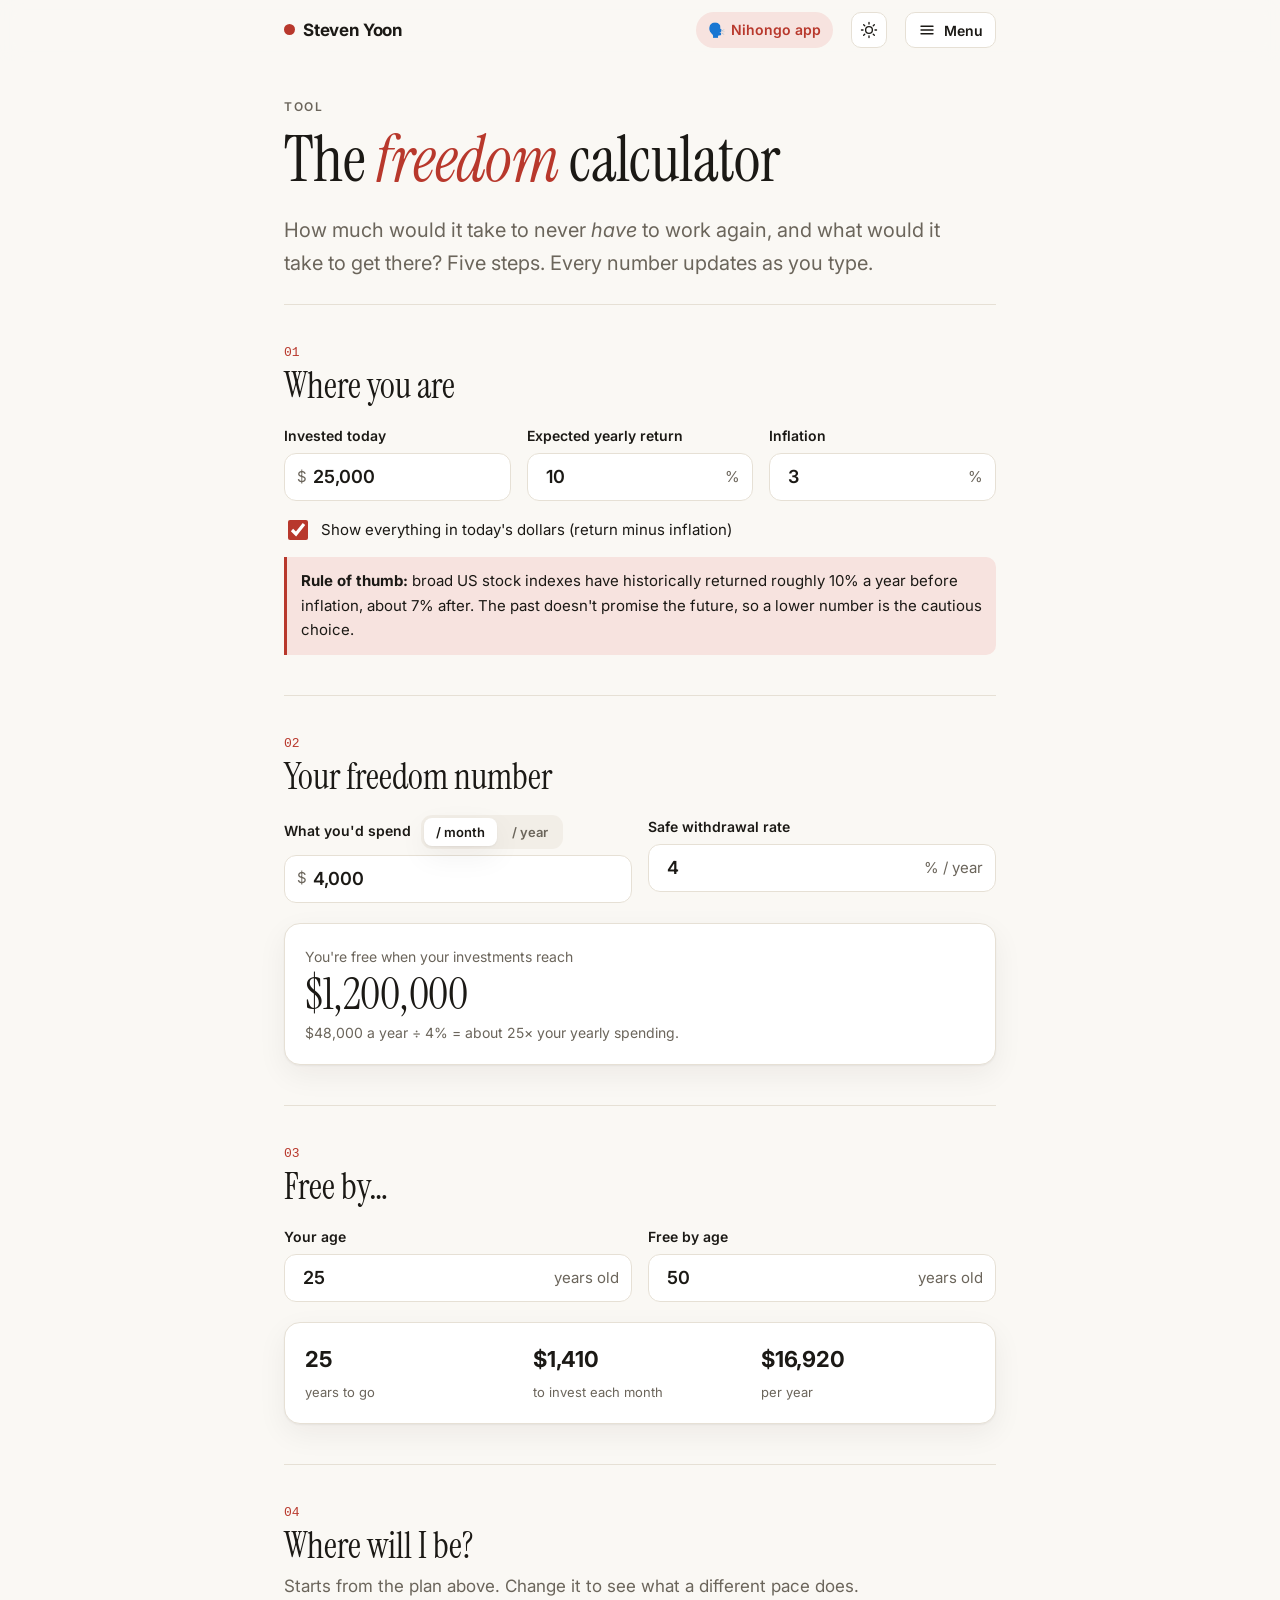
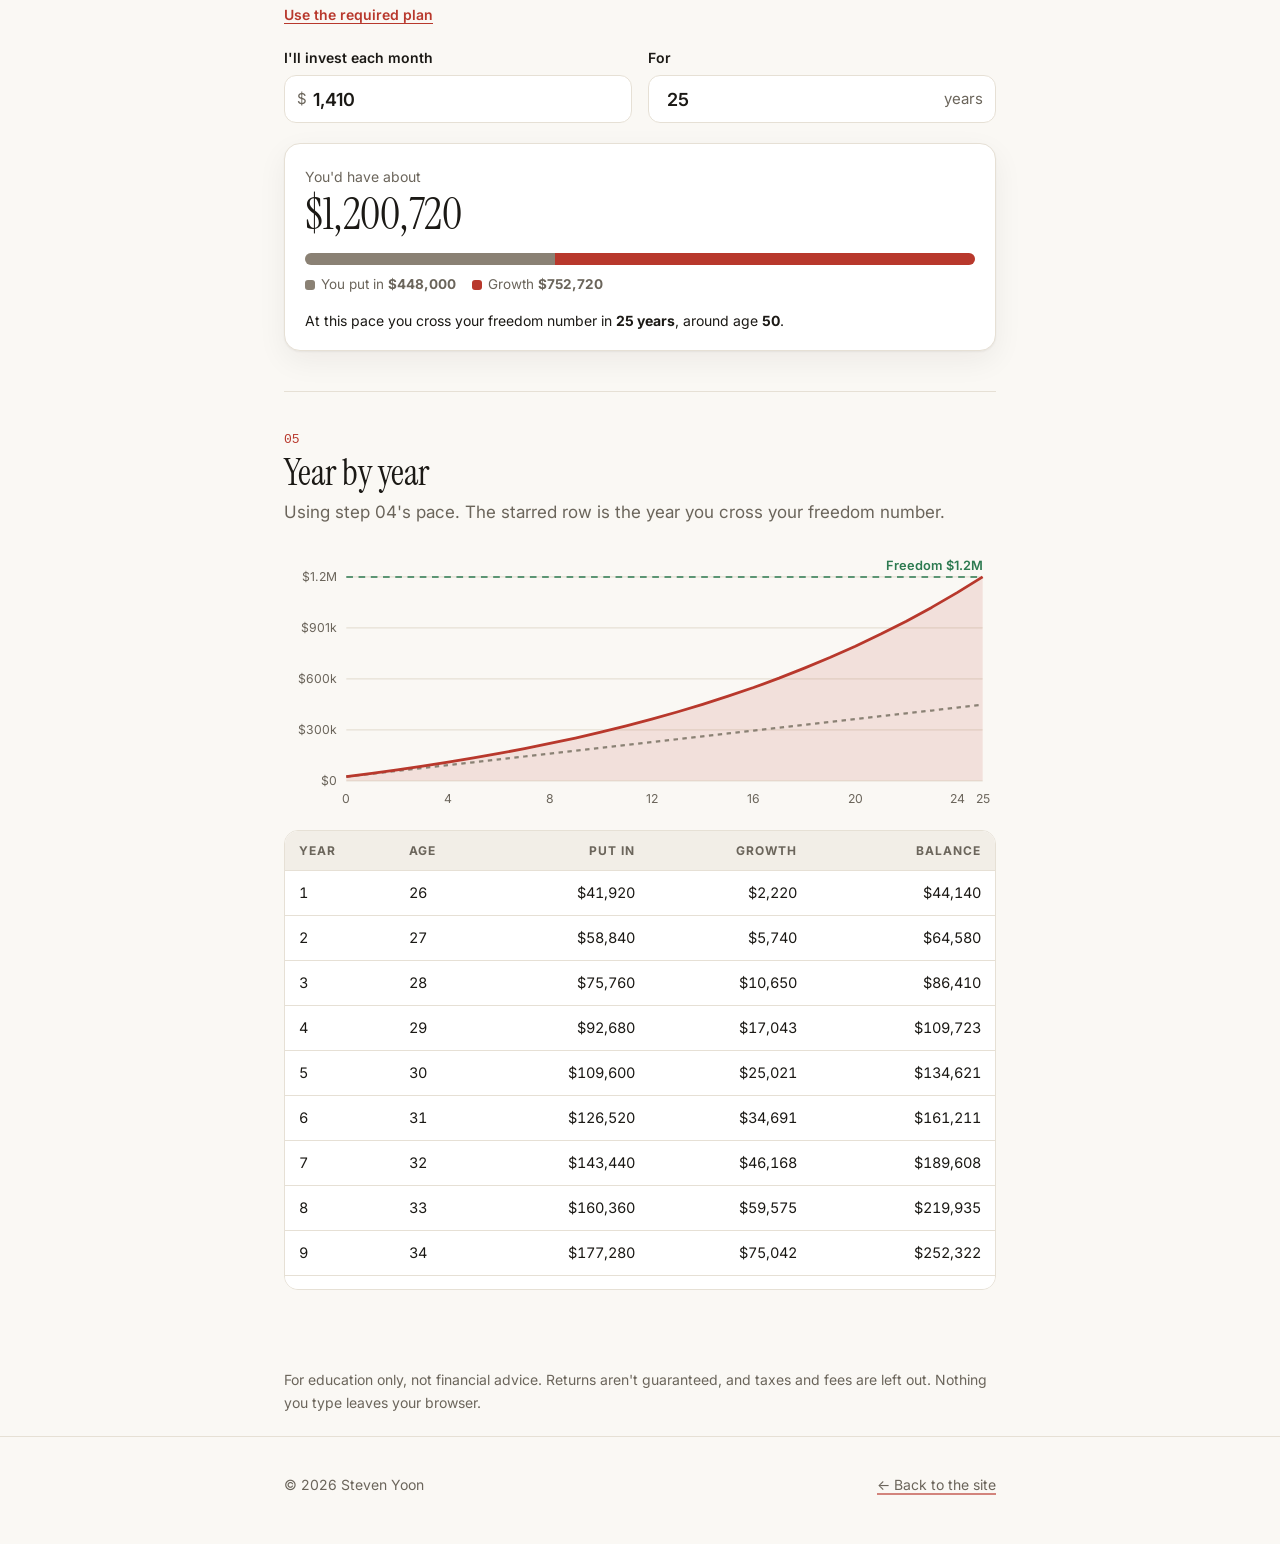
<file: tools/freedom/index.html>
<!doctype html>
<html lang="en">
<head>
  <meta charset="utf-8">
  <meta name="viewport" content="width=device-width, initial-scale=1">
  <title>Freedom Calculator · Steven Yoon</title>
  <meta name="description" content="How much do you need to be financially independent, and how long will it take? A step-by-step calculator that runs in your browser.">
  <link rel="icon" href="../../favicon.svg" type="image/svg+xml">
  <link rel="preconnect" href="https://fonts.googleapis.com">
  <link rel="preconnect" href="https://fonts.gstatic.com" crossorigin>
  <link rel="stylesheet" href="https://fonts.googleapis.com/css2?family=Instrument+Serif:ital@0;1&family=Inter:wght@400;500;600;700&display=swap">
  <link rel="stylesheet" href="../../site.css">
  <script src="../../site.js" defer></script>
  <script src="freedom.js" defer></script>
</head>
<body class="calc">
  <header class="nav">
    <div class="wrap">
      <a class="name" href="/"><i aria-hidden="true"></i>Steven Yoon</a>
      <a class="app-pill" href="https://syoon291.github.io/nihongo/" title="Nihongo Ears: my Japanese speaking and listening app"><span aria-hidden="true">🗣️</span>Nihongo app</a>
      <button class="theme-btn" type="button" aria-label="Switch light or dark theme" data-theme-toggle>
        <svg viewBox="0 0 24 24" aria-hidden="true"><circle cx="12" cy="12" r="4.5"/><path d="M12 2v2M12 20v2M4.9 4.9l1.4 1.4M17.7 17.7l1.4 1.4M2 12h2M20 12h2M4.9 19.1l1.4-1.4M17.7 6.3l1.4-1.4"/></svg>
      </button>
      <button class="menu-btn" type="button" aria-haspopup="dialog" aria-controls="site-menu" aria-expanded="false" data-menu-open>
        <svg viewBox="0 0 24 24" aria-hidden="true"><path d="M4 7h16M4 12h16M4 17h16"/></svg><span>Menu</span>
      </button>
    </div>
  </header>
  <dialog class="menu" id="site-menu" aria-labelledby="site-menu-title">
    <div class="menu-head">
      <h2 id="site-menu-title">Menu</h2>
      <button class="theme-btn" type="button" aria-label="Close menu" data-menu-close>
        <svg viewBox="0 0 24 24" aria-hidden="true"><path d="M6 6l12 12M18 6L6 18"/></svg>
      </button>
    </div>
    <nav aria-label="Site">
      <ul>
          <li><a href="/"><b>Apps</b><span>What I use every day</span></a></li>
          <li><a href="/about/"><b>About</b><span>From swim deck to Tokyo</span></a></li>
          <li><a href="/work/"><b>Work</b><span>Things I've built</span></a></li>
          <li><a href="/skills/"><b>Skills</b><span>What I work with</span></a></li>
          <li><a href="/contact/"><b>Contact</b><span>Say hi</span></a></li>
      </ul>
    </nav>
    <p class="menu-out"><a href="https://github.com/syoon291">GitHub</a><a href="https://www.linkedin.com/in/syoon291">LinkedIn</a></p>
  </dialog>

  <main class="wrap">
    <section class="hero" style="padding-bottom:24px">
      <p class="eyebrow">Tool</p>
      <h1 class="display" style="font-size:clamp(40px,8vw,64px)">The <em>freedom</em> calculator</h1>
      <p class="lede">How much would it take to never <i>have</i> to work again, and what would it take to get there? Five steps. Every number updates as you type.</p>
    </section>

    <section>
      <p class="step">01</p>
      <h2>Where you are</h2>
      <div class="fields">
        <div class="field"><label for="start">Invested today</label><div class="input"><span>$</span><input id="start" inputmode="decimal" value="25,000"></div></div>
        <div class="field"><label for="ret">Expected yearly return</label><div class="input"><input id="ret" inputmode="decimal" value="10"><span>%</span></div></div>
        <div class="field"><label for="infl">Inflation</label><div class="input"><input id="infl" inputmode="decimal" value="3"><span>%</span></div></div>
      </div>
      <label class="check"><input type="checkbox" id="real" checked> Show everything in today's dollars (return minus inflation)</label>
      <div class="note"><b>Rule of thumb:</b> broad US stock indexes have historically returned roughly 10% a year before inflation, about 7% after. The past doesn't promise the future, so a lower number is the cautious choice.</div>
    </section>

    <section>
      <p class="step">02</p>
      <h2>Your freedom number</h2>
      <div class="fields">
        <div class="field">
          <label for="spend">What you'd spend <span class="seg" role="group" aria-label="Spending period" style="margin-left:6px;vertical-align:middle"><button type="button" data-period="month" aria-pressed="true">/ month</button><button type="button" data-period="year" aria-pressed="false">/ year</button></span></label>
          <div class="input"><span>$</span><input id="spend" inputmode="decimal" value="4,000"></div>
        </div>
        <div class="field"><label for="wr">Safe withdrawal rate</label><div class="input"><input id="wr" inputmode="decimal" value="4"><span>% / year</span></div></div>
      </div>
      <div class="result"><span class="muted small">You're free when your investments reach</span><div class="big" id="o-freedom">$0</div><span class="muted small" id="o-freedom-why"></span></div>
    </section>

    <section>
      <p class="step">03</p>
      <h2>Free by…</h2>
      <div class="fields">
        <div class="field"><label for="age">Your age</label><div class="input"><input id="age" inputmode="numeric" value="25"><span>years old</span></div></div>
        <div class="field"><label for="target">Free by age</label><div class="input"><input id="target" inputmode="numeric" value="50"><span>years old</span></div></div>
      </div>
      <div class="result grid">
        <div><b id="o-years">0</b><span>years to go</span></div>
        <div><b id="o-need-m">$0</b><span>to invest each month</span></div>
        <div><b id="o-need-y">$0</b><span>per year</span></div>
      </div>
    </section>

    <section>
      <p class="step">04</p>
      <h2>Where will I be?</h2>
      <p class="muted" style="margin:0">Starts from the plan above. Change it to see what a different pace does. <button class="linkish" type="button" id="reset-plan">Use the required plan</button></p>
      <div class="fields">
        <div class="field"><label for="contrib">I'll invest each month</label><div class="input"><span>$</span><input id="contrib" inputmode="decimal" value="0"></div></div>
        <div class="field"><label for="years">For</label><div class="input"><input id="years" inputmode="numeric" value="25"><span>years</span></div></div>
      </div>
      <div class="result">
        <span class="muted small">You'd have about</span>
        <div class="big" id="o-balance">$0</div>
        <div class="split" aria-hidden="true"><i id="bar-c" style="background:var(--chart-2)"></i><i id="bar-g" style="background:var(--accent)"></i></div>
        <div class="legend"><span><i style="background:var(--chart-2)"></i>You put in <b id="o-contributed">$0</b></span><span><i style="background:var(--accent)"></i>Growth <b id="o-growth">$0</b></span></div>
        <p class="small" id="o-when" style="margin:14px 0 0"></p>
      </div>
    </section>

    <section>
      <p class="step">05</p>
      <h2>Year by year</h2>
      <p class="muted" style="margin:0">Using step 04's pace. The starred row is the year you cross your freedom number.</p>
      <svg class="chart" id="chart" viewBox="0 0 640 240" role="img" aria-label="Balance growth chart"></svg>
      <div class="table-wrap"><table>
        <thead><tr><th>Year</th><th>Age</th><th>Put in</th><th>Growth</th><th>Balance</th></tr></thead>
        <tbody id="rows"></tbody>
      </table></div>
    </section>

    <p class="small muted" style="padding:24px 0 8px">For education only, not financial advice. Returns aren't guaranteed, and taxes and fees are left out. Nothing you type leaves your browser.</p>
  </main>

  <footer><div class="wrap"><span>© <span data-year>2026</span> Steven Yoon</span><a href="../../">← Back to the site</a></div></footer>
</body>
</html>
</file>
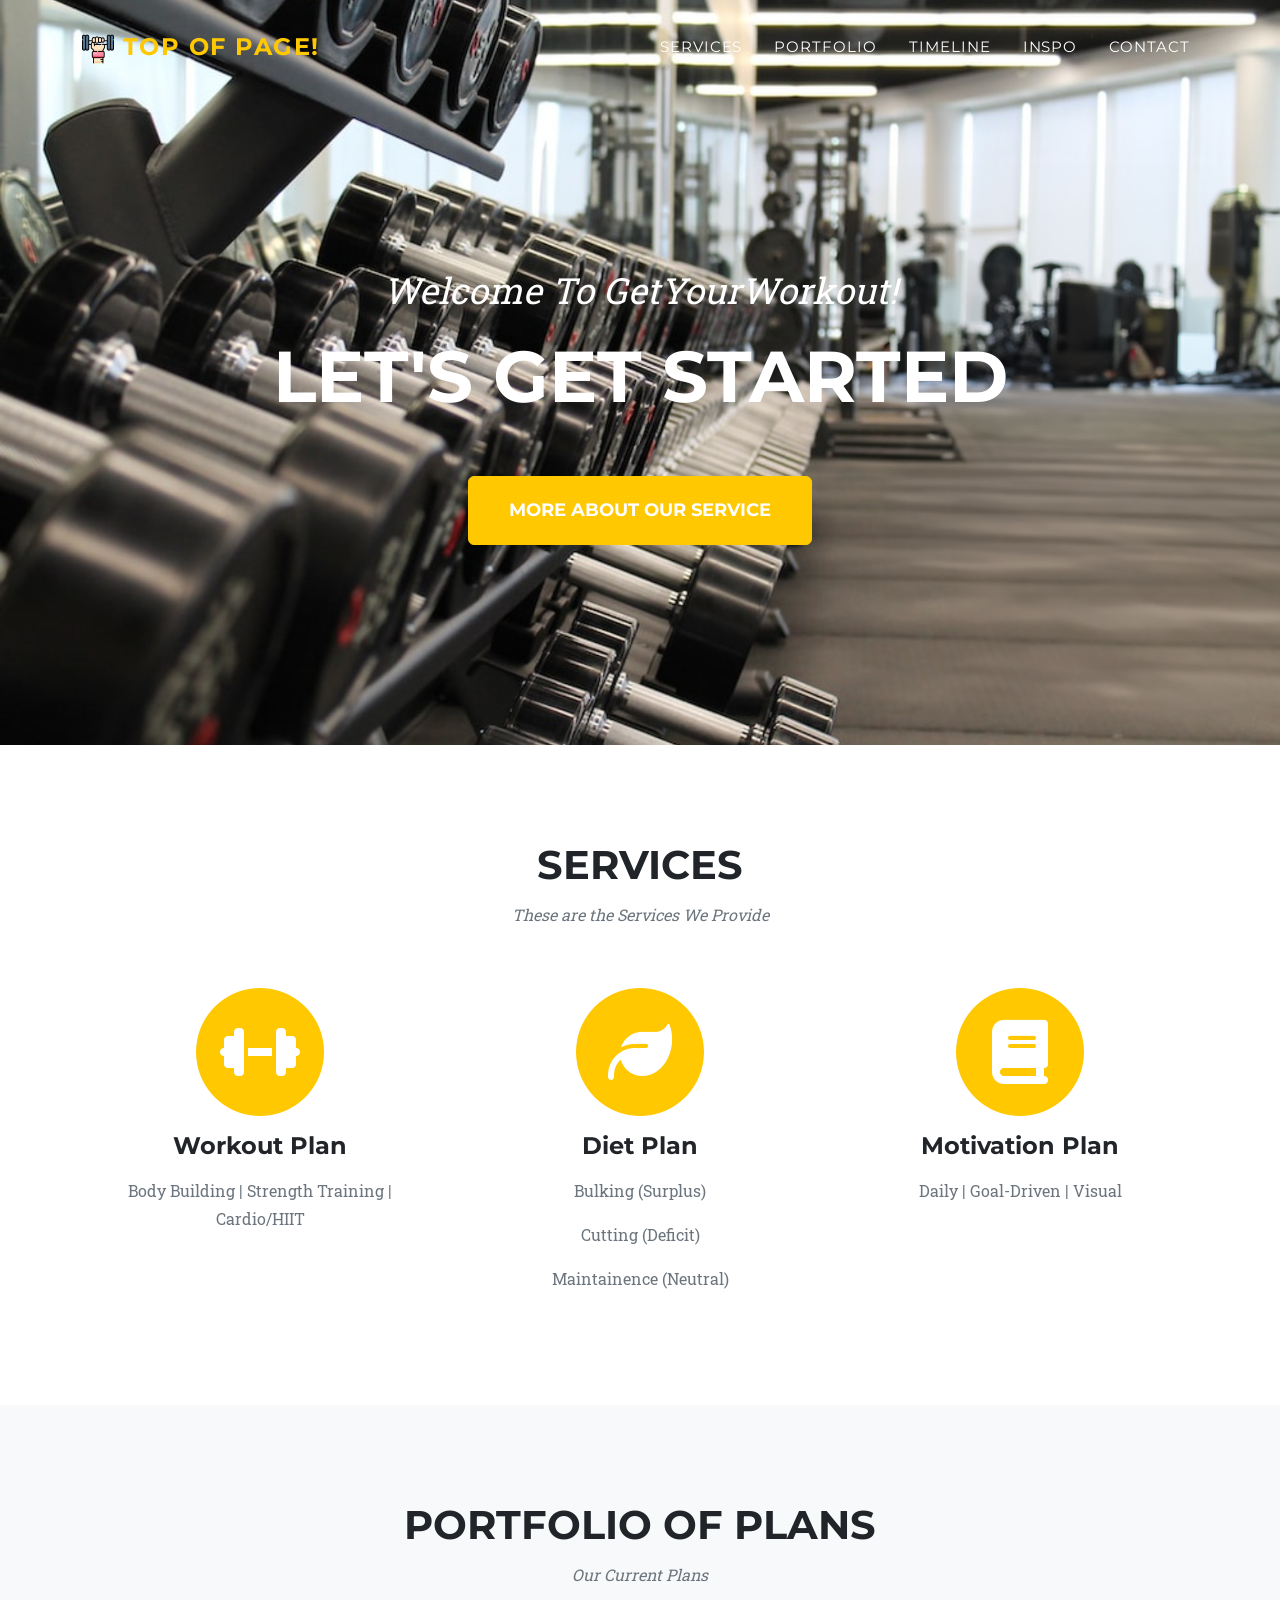
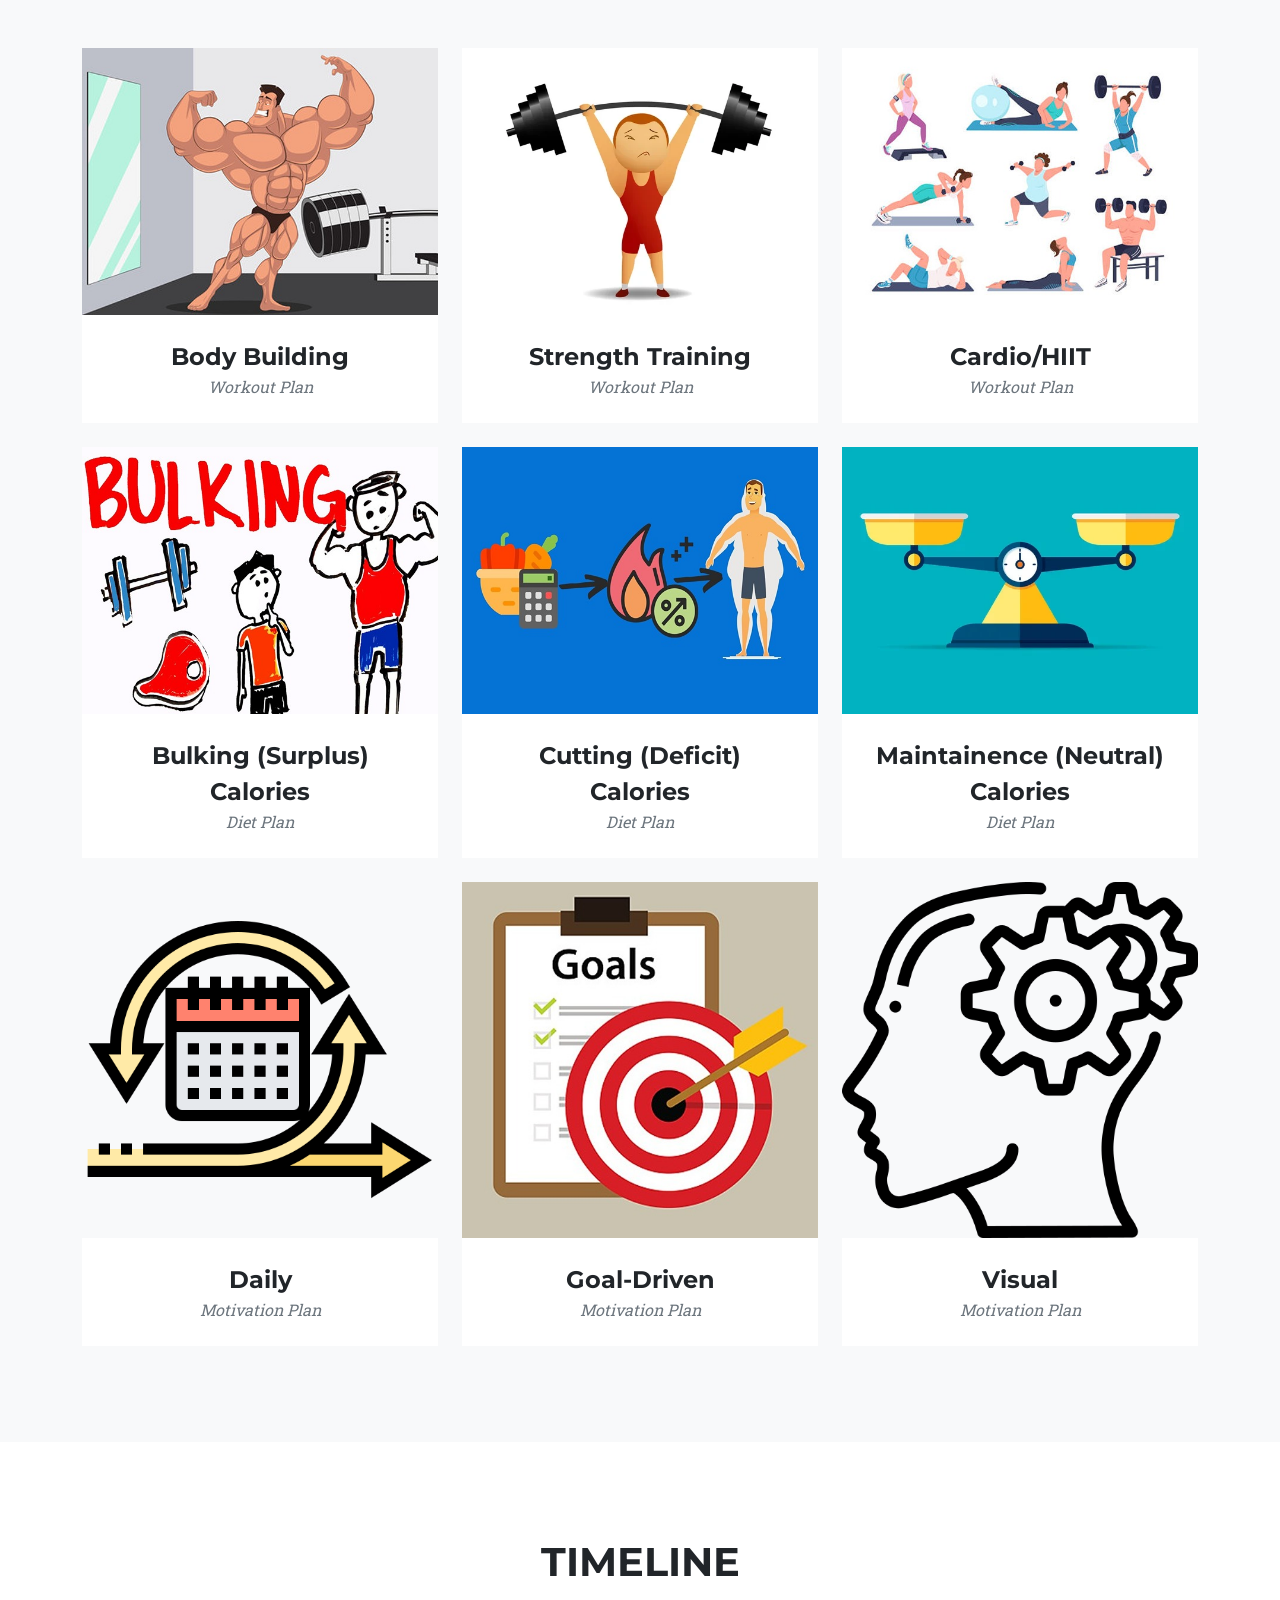
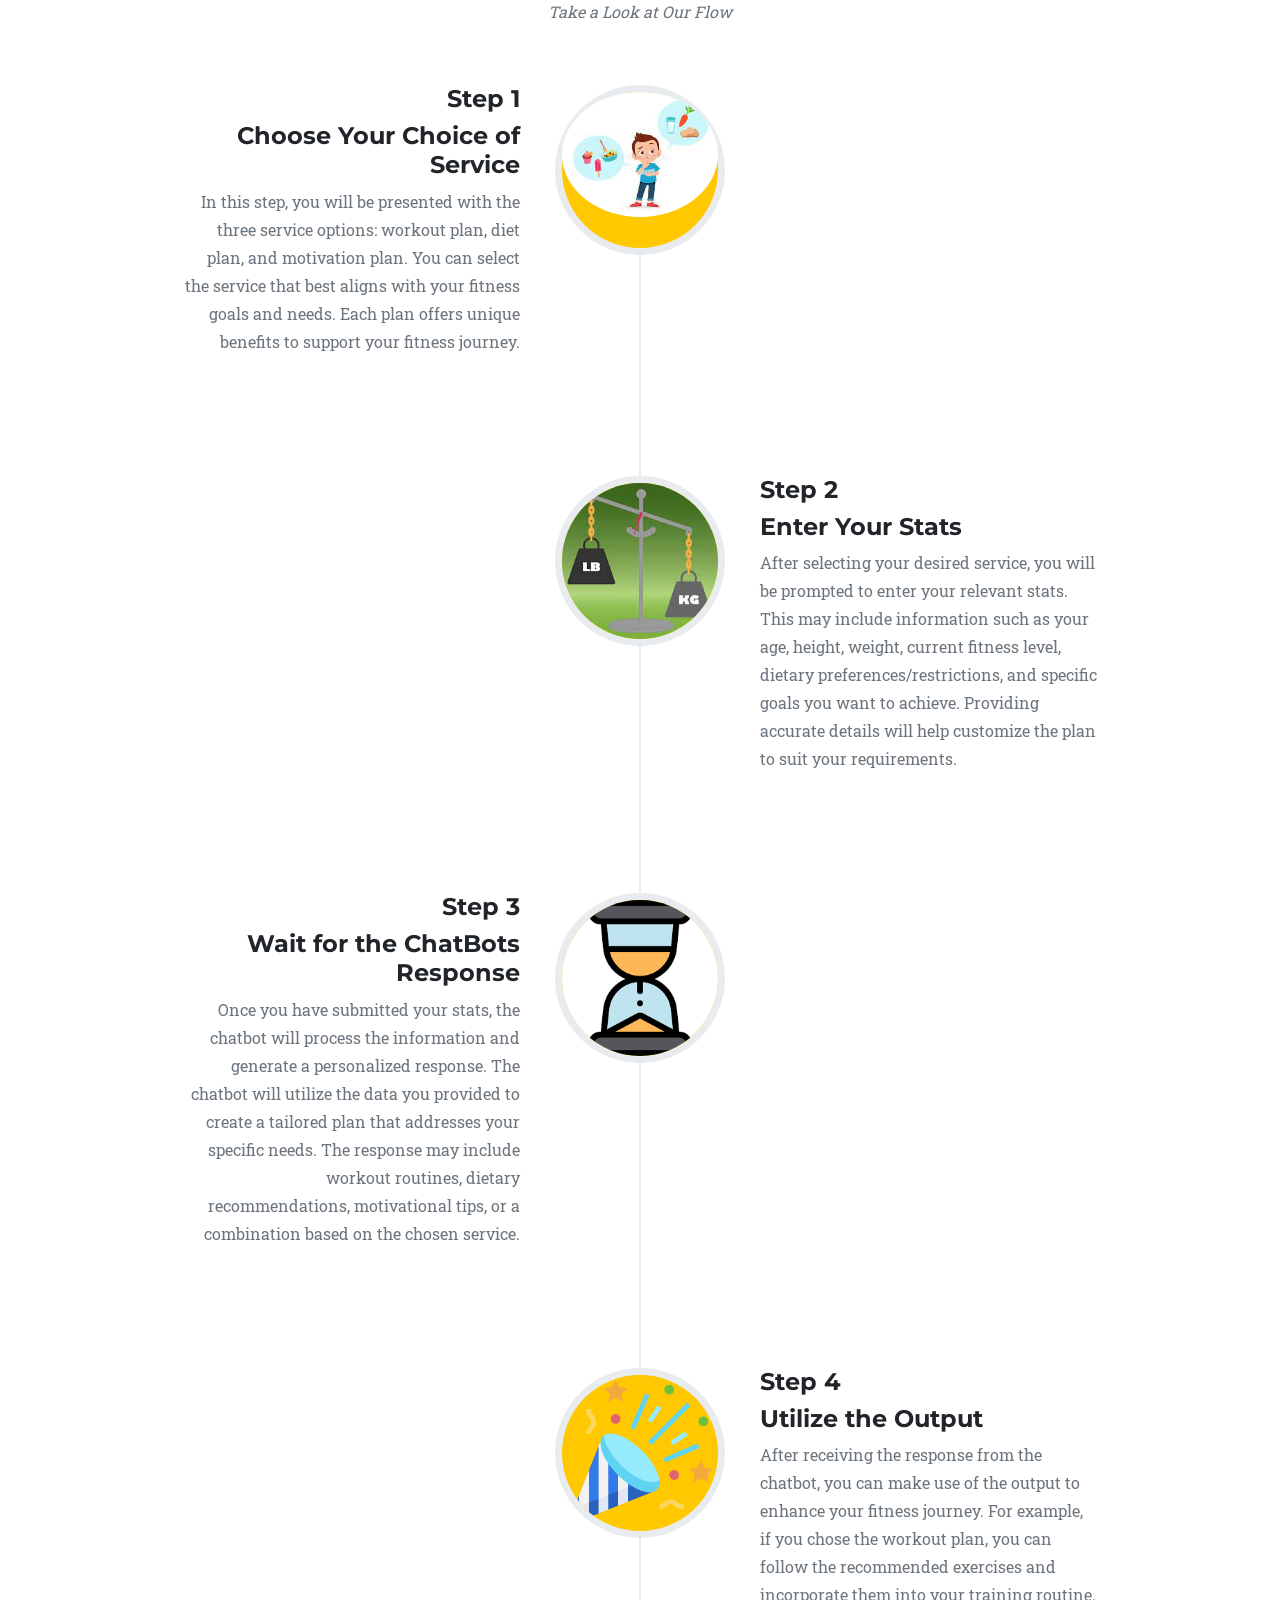
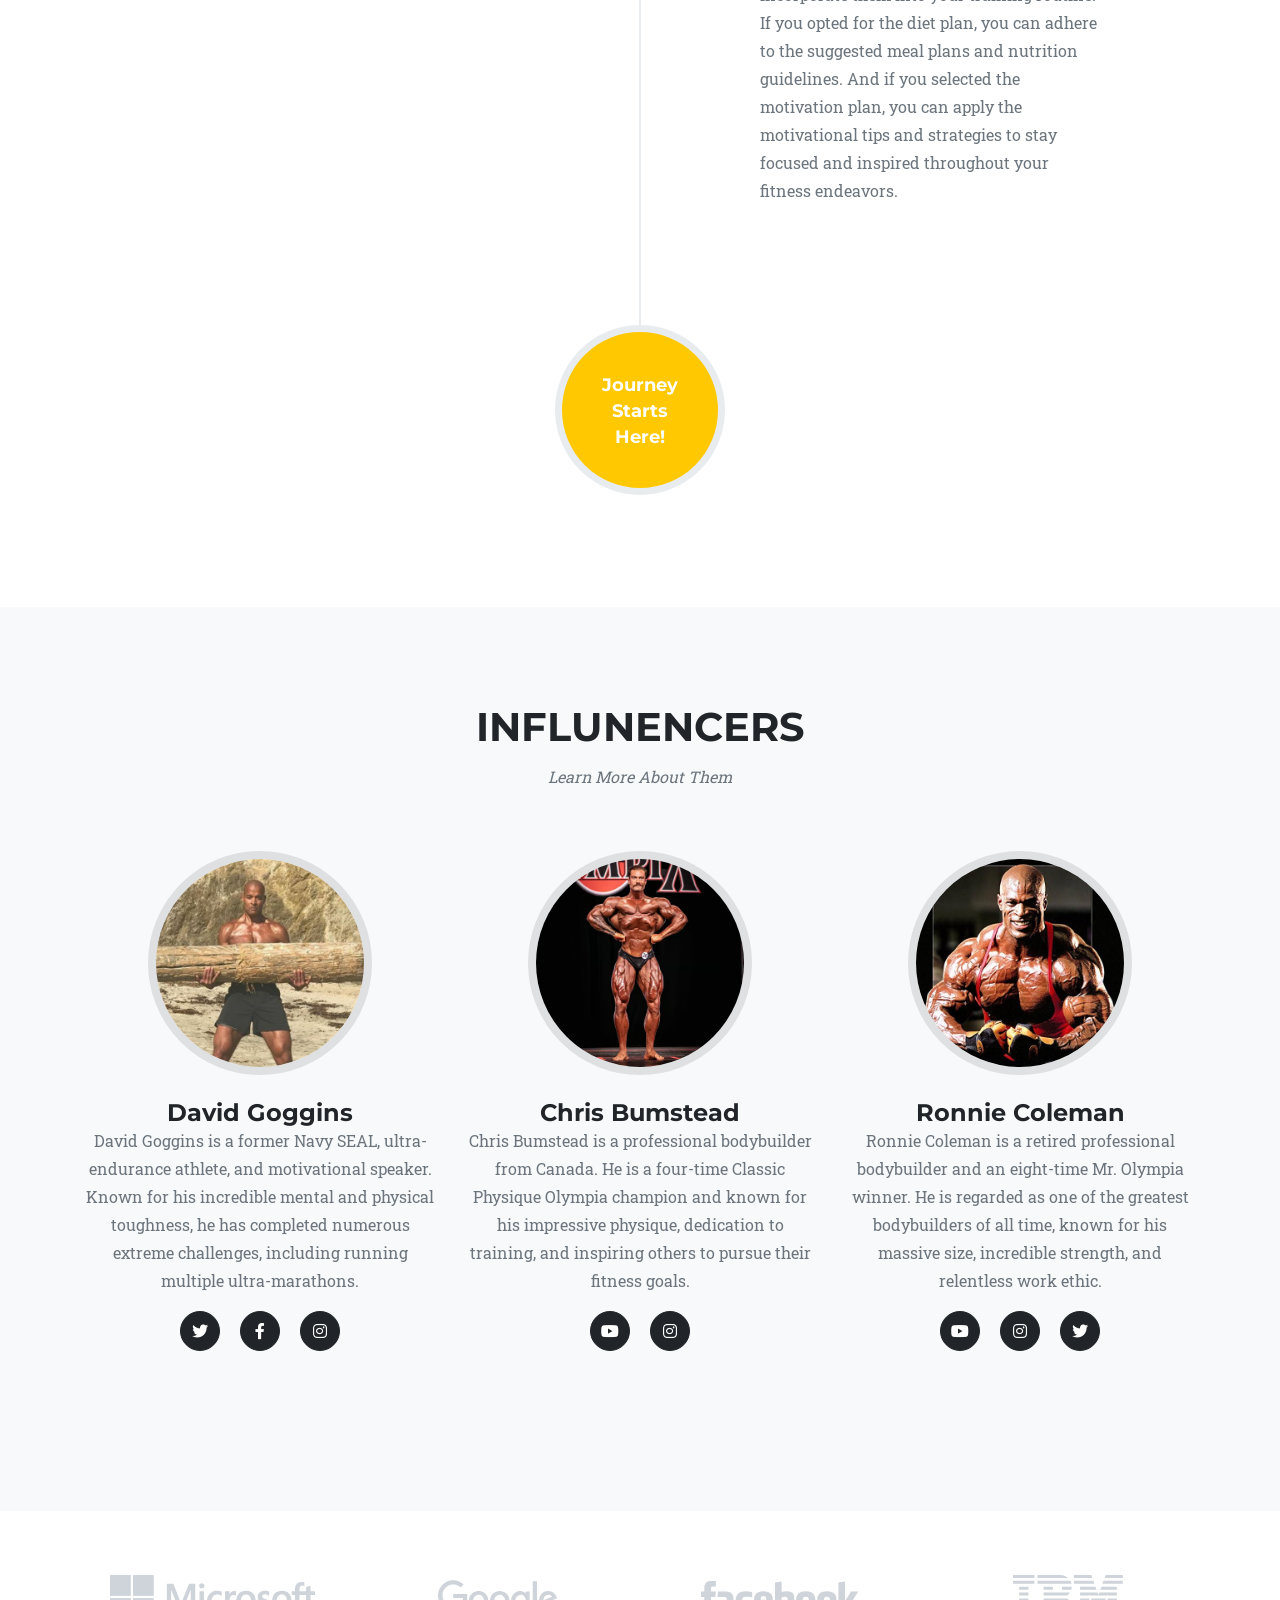
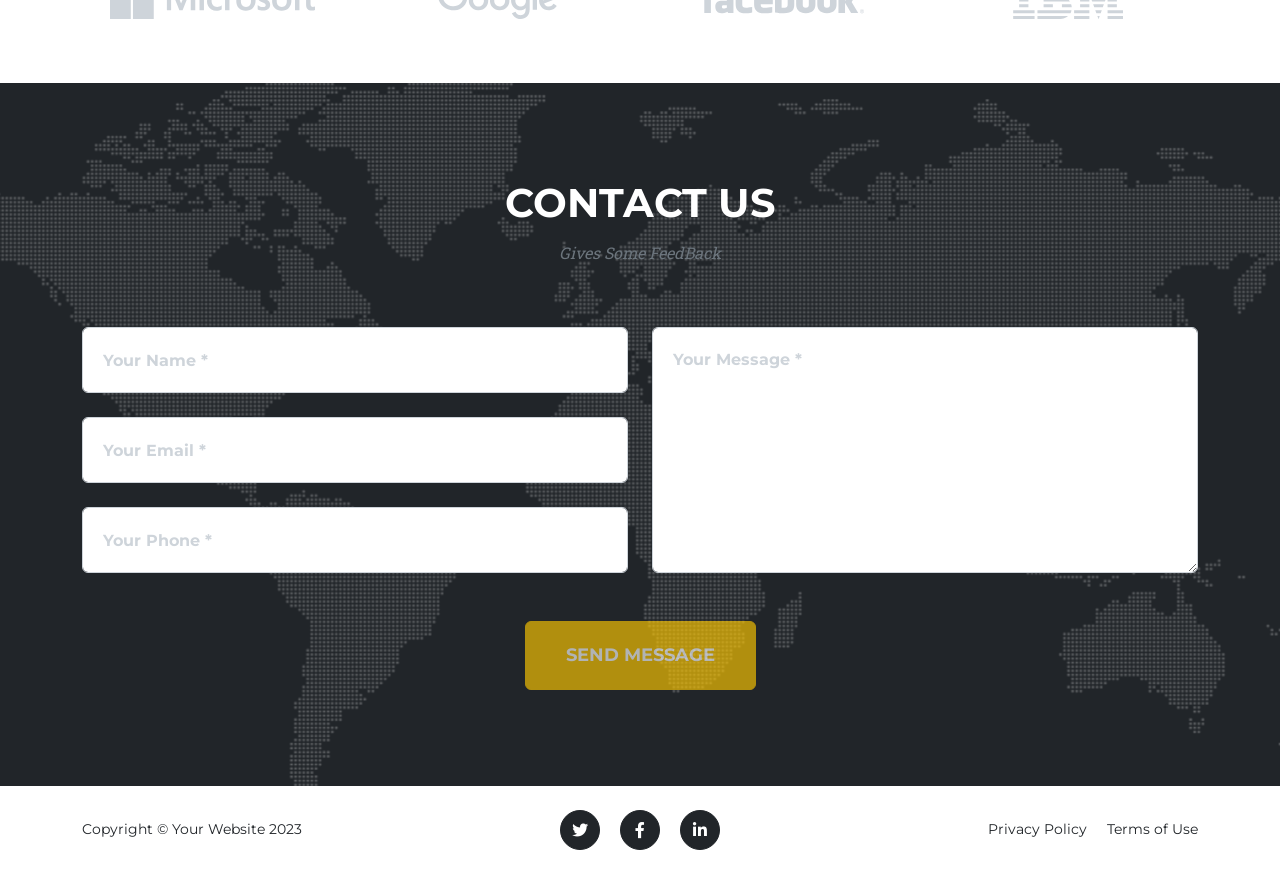
<file: workout/legacy/index.html>
<!DOCTYPE html>
<html lang="en">
    <head>
        <meta charset="utf-8" />
        <meta name="viewport" content="width=device-width, initial-scale=1, shrink-to-fit=no" />
        <meta name="description" content="" />
        <meta name="author" content="" />
        <title>GetYourWorkout!</title>
        <!-- Favicon-->
        <link rel="icon" type="image/x-icon" href="assets/favicon.ico" />
        <!-- Font Awesome 6.3.0 icons (free version), vendored: CSS + webfonts, no script-->
        <link href="vendor/fontawesome/css/all.min.css" rel="stylesheet" />
        <!-- Google fonts-->
        <link href="https://fonts.googleapis.com/css?family=Montserrat:400,700" rel="stylesheet" type="text/css" />
        <link href="https://fonts.googleapis.com/css?family=Roboto+Slab:400,100,300,700" rel="stylesheet" type="text/css" />
        <!-- Core theme CSS (includes Bootstrap)-->
        <link href="css/styles.css" rel="stylesheet" />
    </head>
    <body id="page-top">
        <!-- Navigation-->
        <nav class="navbar navbar-expand-lg navbar-dark fixed-top" id="mainNav">
            <div class="container">
                <a class="navbar-brand" href="#page-top"><img src="assets/img/MainButton.jpg" alt="..." /> Top Of Page!</a>
                <button class="navbar-toggler" type="button" data-bs-toggle="collapse" data-bs-target="#navbarResponsive" aria-controls="navbarResponsive" aria-expanded="false" aria-label="Toggle navigation">
                    Menu
                    <i class="fas fa-bars ms-1"></i>
                </button>
                <div class="collapse navbar-collapse" id="navbarResponsive">
                    <ul class="navbar-nav text-uppercase ms-auto py-4 py-lg-0">
                        <li class="nav-item"><a class="nav-link" href="#services">Services</a></li>
                        <li class="nav-item"><a class="nav-link" href="#portfolio">Portfolio</a></li>
                        <li class="nav-item"><a class="nav-link" href="#timeline">TimeLine</a></li>
                        <li class="nav-item"><a class="nav-link" href="#inspo">Inspo</a></li>
                        <li class="nav-item"><a class="nav-link" href="#contact">Contact</a></li>
                    </ul>
                </div>
            </div>
        </nav>
        <!-- Masthead-->
        <header class="masthead">
            <div class="container">
                <div class="masthead-subheading">Welcome To GetYourWorkout!</div>
                <div class="masthead-heading text-uppercase">Let's Get Started</div>
                <a class="btn btn-primary btn-xl text-uppercase" href="#services">More About Our Service</a>
            </div>
        </header>
        <!-- Services-->
        <section class="page-section" id="services">
            <div class="container">
                <div class="text-center">
                    <h2 class="section-heading text-uppercase">Services</h2>
                    <h3 class="section-subheading text-muted">These are the Services We Provide</h3>
                </div>
                <div class="row text-center">
                    <div class="col-md-4">
                        <span class="fa-stack fa-4x">
                            <i class="fas fa-circle fa-stack-2x text-primary"></i>
                            <i class="fas fa-dumbbell fa-stack-1x fa-inverse"></i>
                        </span>
                        <h4 class="my-3">Workout Plan</h4>
                        <p class="text-muted">Body Building | Strength Training | Cardio/HIIT</p>
                    </div>
                    <div class="col-md-4">
                        <span class="fa-stack fa-4x">
                            <i class="fas fa-circle fa-stack-2x text-primary"></i>
                            <i class="fas fa-leaf fa-stack-1x fa-inverse"></i>
                        </span>
                        <h4 class="my-3">Diet Plan</h4>
                        <p class="text-muted">Bulking (Surplus)</p>
                        <p class="text-muted">Cutting (Deficit)</p>
                        <p class="text-muted">Maintainence (Neutral)</p>
                    </div>
                    <div class="col-md-4">
                        <span class="fa-stack fa-4x">
                            <i class="fas fa-circle fa-stack-2x text-primary"></i>
                            <i class="fas fa-book fa-stack-1x fa-inverse"></i>
                        </span>
                        <h4 class="my-3">Motivation Plan</h4>
                        <p class="text-muted">Daily | Goal-Driven | Visual</p>
                    </div>
                </div>
            </div>
        </section>
        <!-- Portfolio Grid-->
        <section class="page-section bg-light" id="portfolio">
            <div class="container">
                <div class="text-center">
                    <h2 class="section-heading text-uppercase">Portfolio of Plans</h2>
                    <h3 class="section-subheading text-muted">Our Current Plans</h3>
                </div>
                <div class="row">
                    <div class="col-lg-4 col-sm-6 mb-4">
                        <!-- Portfolio item 1-->
                        <div class="portfolio-item">
                            <a class="portfolio-link" data-bs-toggle="modal" href="#portfolioModal1">
                                <div class="portfolio-hover">
                                    <div class="portfolio-hover-content"><i class="fas fa-plus fa-3x"></i></div>
                                </div>
                                <img class="img-fluid" src="assets/img/portfolio/1.jpg" alt="..." />
                            </a>
                            <div class="portfolio-caption">
                                <div class="portfolio-caption-heading">Body Building</div>
                                <div class="portfolio-caption-subheading text-muted">Workout Plan</div>
                            </div>
                        </div>
                    </div>
                    <div class="col-lg-4 col-sm-6 mb-4">
                        <!-- Portfolio item 2-->
                        <div class="portfolio-item">
                            <a class="portfolio-link" data-bs-toggle="modal" href="#portfolioModal2">
                                <div class="portfolio-hover">
                                    <div class="portfolio-hover-content"><i class="fas fa-plus fa-3x"></i></div>
                                </div>
                                <img class="img-fluid" src="assets/img/portfolio/2.jpg" alt="..." />
                            </a>
                            <div class="portfolio-caption">
                                <div class="portfolio-caption-heading">Strength Training</div>
                                <div class="portfolio-caption-subheading text-muted">Workout Plan</div>
                            </div>
                        </div>
                    </div>
                    <div class="col-lg-4 col-sm-6 mb-4">
                        <!-- Portfolio item 3-->
                        <div class="portfolio-item">
                            <a class="portfolio-link" data-bs-toggle="modal" href="#portfolioModal3">
                                <div class="portfolio-hover">
                                    <div class="portfolio-hover-content"><i class="fas fa-plus fa-3x"></i></div>
                                </div>
                                <img class="img-fluid" src="assets/img/portfolio/3.jpg" alt="..." />
                            </a>
                            <div class="portfolio-caption">
                                <div class="portfolio-caption-heading">Cardio/HIIT</div>
                                <div class="portfolio-caption-subheading text-muted">Workout Plan</div>
                            </div>
                        </div>
                    </div>
                    <div class="col-lg-4 col-sm-6 mb-4">
                        <!-- Portfolio item 4-->
                        <div class="portfolio-item">
                            <a class="portfolio-link" data-bs-toggle="modal" href="#portfolioModal4">
                                <div class="portfolio-hover">
                                    <div class="portfolio-hover-content"><i class="fas fa-plus fa-3x"></i></div>
                                </div>
                                <img class="img-fluid" src="assets/img/portfolio/4.jpg" alt="..." />
                            </a>
                            <div class="portfolio-caption">
                                <div class="portfolio-caption-heading">Bulking (Surplus) Calories</div>
                                <div class="portfolio-caption-subheading text-muted">Diet Plan</div>
                            </div>
                        </div>
                    </div>
                    <div class="col-lg-4 col-sm-6 mb-4">
                        <!-- Portfolio item 5-->
                        <div class="portfolio-item">
                            <a class="portfolio-link" data-bs-toggle="modal" href="#portfolioModal5">
                                <div class="portfolio-hover">
                                    <div class="portfolio-hover-content"><i class="fas fa-plus fa-3x"></i></div>
                                </div>
                                <img class="img-fluid" src="assets/img/portfolio/5.jpg" alt="..." />
                            </a>
                            <div class="portfolio-caption">
                                <div class="portfolio-caption-heading">Cutting (Deficit) Calories</div>
                                <div class="portfolio-caption-subheading text-muted">Diet Plan</div>
                            </div>
                        </div>
                    </div>
                    <div class="col-lg-4 col-sm-6">
                        <!-- Portfolio item 6-->
                        <div class="portfolio-item">
                            <a class="portfolio-link" data-bs-toggle="modal" href="#portfolioModal6">
                                <div class="portfolio-hover">
                                    <div class="portfolio-hover-content"><i class="fas fa-plus fa-3x"></i></div>
                                </div>
                                <img class="img-fluid" src="assets/img/portfolio/6.jpg" alt="..." />
                            </a>
                            <div class="portfolio-caption">
                                <div class="portfolio-caption-heading">Maintainence (Neutral) Calories</div>
                                <div class="portfolio-caption-subheading text-muted">Diet Plan</div>
                            </div>
                        </div>
                    </div>


                    <div class="col-lg-4 col-sm-6 mb-4 mb-lg-0">
                        <!-- Portfolio item 7-->
                        <div class="portfolio-item">
                            <a class="portfolio-link" data-bs-toggle="modal" href="#portfolioModal7">
                                <div class="portfolio-hover">
                                    <div class="portfolio-hover-content"><i class="fas fa-plus fa-3x"></i></div>
                                </div>
                                <img class="img-fluid" src="assets/img/portfolio/7.jpg" alt="..." />
                            </a>
                            <div class="portfolio-caption">
                                <div class="portfolio-caption-heading">Daily</div>
                                <div class="portfolio-caption-subheading text-muted">Motivation Plan</div>
                            </div>
                        </div>
                    </div>
                    <div class="col-lg-4 col-sm-6 mb-4 mb-sm-0">
                        <!-- Portfolio item 8-->
                        <div class="portfolio-item">
                            <a class="portfolio-link" data-bs-toggle="modal" href="#portfolioModal8">
                                <div class="portfolio-hover">
                                    <div class="portfolio-hover-content"><i class="fas fa-plus fa-3x"></i></div>
                                </div>
                                <img class="img-fluid" src="assets/img/portfolio/8.jpg" alt="..." />
                            </a>
                            <div class="portfolio-caption">
                                <div class="portfolio-caption-heading">Goal-Driven</div>
                                <div class="portfolio-caption-subheading text-muted">Motivation Plan</div>
                            </div>
                        </div>
                    </div>
                    <div class="col-lg-4 col-sm-6 mb-sm-0">
                        <!-- Portfolio item 9-->
                        <div class="portfolio-item">
                            <a class="portfolio-link" data-bs-toggle="modal" href="#portfolioModal9">
                                <div class="portfolio-hover">
                                    <div class="portfolio-hover-content"><i class="fas fa-plus fa-3x"></i></div>
                                </div>
                                <img class="img-fluid" src="assets/img/portfolio/9.jpg" alt="..." />
                            </a>
                            <div class="portfolio-caption">
                                <div class="portfolio-caption-heading">Visual</div>
                                <div class="portfolio-caption-subheading text-muted">Motivation Plan</div>
                            </div>
                        </div>
                    </div>
                </div>
            </div>
        </section>
        <!-- About-->
        <section class="page-section" id="timeline">
            <div class="container">
                <div class="text-center">
                    <h2 class="section-heading text-uppercase">TimeLine</h2>
                    <h3 class="section-subheading text-muted">Take a Look at Our Flow</h3>
                </div>
                <ul class="timeline">
                    <li>
                        <div class="timeline-image"><img class="rounded-circle img-fluid" src="assets/img/about/1.jpg" alt="..." /></div>
                        <div class="timeline-panel">
                            <div class="timeline-heading">
                                <h4>Step 1</h4>
                                <h4 class="subheading">Choose Your Choice of Service</h4>
                            </div>
                            <div class="timeline-body"><p class="text-muted">In this step, you will be presented with the three service options: workout plan, diet plan, and motivation plan. You can select the service that best aligns with your fitness goals and needs. Each plan offers unique benefits to support your fitness journey.</p></div>
                        </div>
                    </li>
                    <li class="timeline-inverted">
                        <div class="timeline-image"><img class="rounded-circle img-fluid" src="assets/img/about/2.jpg" alt="..." /></div>
                        <div class="timeline-panel">
                            <div class="timeline-heading">
                                <h4>Step 2</h4>
                                <h4 class="subheading">Enter Your Stats</h4>
                            </div>
                            <div class="timeline-body"><p class="text-muted">After selecting your desired service, you will be prompted to enter your relevant stats. This may include information such as your age, height, weight, current fitness level, dietary preferences/restrictions, and specific goals you want to achieve. Providing accurate details will help customize the plan to suit your requirements.</p></div>
                        </div>
                    </li>
                    <li>
                        <div class="timeline-image"><img class="rounded-circle img-fluid" src="assets/img/about/3.jpg" alt="..." /></div>
                        <div class="timeline-panel">
                            <div class="timeline-heading">
                                <h4>Step 3</h4>
                                <h4 class="subheading">Wait for the ChatBots Response</h4>
                            </div>
                            <div class="timeline-body"><p class="text-muted">Once you have submitted your stats, the chatbot will process the information and generate a personalized response. The chatbot will utilize the data you provided to create a tailored plan that addresses your specific needs. The response may include workout routines, dietary recommendations, motivational tips, or a combination based on the chosen service.</p></div>
                        </div>
                    </li>
                    <li class="timeline-inverted">
                        <div class="timeline-image"><img class="rounded-circle img-fluid" src="assets/img/about/4.jpg" alt="..." /></div>
                        <div class="timeline-panel">
                            <div class="timeline-heading">
                                <h4>Step 4</h4>
                                <h4 class="subheading">Utilize the Output</h4>
                            </div>
                            <div class="timeline-body"><p class="text-muted">After receiving the response from the chatbot, you can make use of the output to enhance your fitness journey. For example, if you chose the workout plan, you can follow the recommended exercises and incorporate them into your training routine. If you opted for the diet plan, you can adhere to the suggested meal plans and nutrition guidelines. And if you selected the motivation plan, you can apply the motivational tips and strategies to stay focused and inspired throughout your fitness endeavors.</p></div>
                        </div>
                    </li>
                    <li class="timeline-inverted">
                        <div class="timeline-image">
                            <h4>
                                Journey
                                <br />
                                Starts
                                <br />
                                Here!
                            </h4>
                        </div>
                    </li>
                </ul>
            </div>
        </section>
        <!-- Team-->
        <section class="page-section bg-light" id="inspo">
            <div class="container">
                <div class="text-center">
                    <h2 class="section-heading text-uppercase">Influnencers</h2>
                    <h3 class="section-subheading text-muted">Learn More About Them</h3>
                </div>
                <div class="row">
                    <div class="col-lg-4">
                        <div class="team-member">
                            <img class="mx-auto rounded-circle" src="assets/img/team/1.jpg" alt="..." />
                            <h4>David Goggins</h4>
                            <p class="text-muted">David Goggins is a former Navy SEAL, ultra-endurance athlete, and motivational speaker. Known for his incredible mental and physical toughness, he has completed numerous extreme challenges, including running multiple ultra-marathons.</p>
                            <a class="btn btn-dark btn-social mx-2" href="https://twitter.com/davidgoggins?lang=en" aria-label="Parveen Anand Twitter Profile"><i class="fab fa-twitter"></i></a>
                            <a class="btn btn-dark btn-social mx-2" href="https://www.facebook.com/iamdavidgoggins/" aria-label="Parveen Anand Facebook Profile"><i class="fab fa-facebook-f"></i></a>
                            <a class="btn btn-dark btn-social mx-2" href="#!" aria-label="Parveen Anand LinkedIn Profile"><i class="fab fa-instagram"></i></a>
                        </div>
                    </div>
                    <div class="col-lg-4">
                        <div class="team-member">
                            <img class="mx-auto rounded-circle" src="assets/img/team/2.jpg" alt="..." />
                            <h4>Chris Bumstead</h4>
                            <p class="text-muted">Chris Bumstead is a professional bodybuilder from Canada. He is a four-time Classic Physique Olympia champion and known for his impressive physique, dedication to training, and inspiring others to pursue their fitness goals.</p>
                            <a class="btn btn-dark btn-social mx-2" href="https://www.youtube.com/channel/UC4514FwdRy5gI6CdC9GPb0w" aria-label="Diana Petersen Twitter Profile"><i class="fab fa-youtube"></i></a>
                            <a class="btn btn-dark btn-social mx-2" href="https://www.instagram.com/cbum/?hl=en" aria-label="Diana Petersen Facebook Profile"><i class="fab fa-instagram"></i></a>
                            <!-- <a class="btn btn-dark btn-social mx-2" href="#!" aria-label="Diana Petersen LinkedIn Profile"><i class="fab fa-linkedin-in"></i></a> -->
                        </div>
                    </div>
                    <div class="col-lg-4">
                        <div class="team-member">
                            <img class="mx-auto rounded-circle" src="assets/img/team/3.jpg" alt="..." />
                            <h4>Ronnie Coleman</h4>
                            <p class="text-muted">Ronnie Coleman is a retired professional bodybuilder and an eight-time Mr. Olympia winner. He is regarded as one of the greatest bodybuilders of all time, known for his massive size, incredible strength, and relentless work ethic.</p>
                            <a class="btn btn-dark btn-social mx-2" href="https://www.youtube.com/user/rcsstv" aria-label="Larry Parker Twitter Profile"><i class="fab fa-youtube"></i></a>
                            <a class="btn btn-dark btn-social mx-2" href="https://www.instagram.com/ronniecoleman8/?hl=en" aria-label="Larry Parker Facebook Profile"><i class="fab fa-instagram"></i></a>
                            <a class="btn btn-dark btn-social mx-2" href="https://twitter.com/BigRonColeman" aria-label="Larry Parker LinkedIn Profile"><i class="fab fa-twitter"></i></a>
                        </div>
                    </div>
                </div>
                <div class="row">
                    <div class="col-lg-8 mx-auto text-center"><p class="large text-muted"></p></div>
                </div>
            </div>
        </section>
        <!-- Clients-->
        <div class="py-5">
            <div class="container">
                <div class="row align-items-center">
                    <div class="col-md-3 col-sm-6 my-3">
                        <a href="#!"><img class="img-fluid img-brand d-block mx-auto" src="assets/img/logos/microsoft.svg" alt="..." aria-label="Microsoft Logo" /></a>
                    </div>
                    <div class="col-md-3 col-sm-6 my-3">
                        <a href="#!"><img class="img-fluid img-brand d-block mx-auto" src="assets/img/logos/google.svg" alt="..." aria-label="Google Logo" /></a>
                    </div>
                    <div class="col-md-3 col-sm-6 my-3">
                        <a href="#!"><img class="img-fluid img-brand d-block mx-auto" src="assets/img/logos/facebook.svg" alt="..." aria-label="Facebook Logo" /></a>
                    </div>
                    <div class="col-md-3 col-sm-6 my-3">
                        <a href="#!"><img class="img-fluid img-brand d-block mx-auto" src="assets/img/logos/ibm.svg" alt="..." aria-label="IBM Logo" /></a>
                    </div>
                </div>
            </div>
        </div>
        <!-- Contact-->
        <section class="page-section" id="contact">
            <div class="container">
                <div class="text-center">
                    <h2 class="section-heading text-uppercase">Contact Us</h2>
                    <h3 class="section-subheading text-muted">Gives Some FeedBack</h3>
                </div>
                <!-- * * * * * * * * * * * * * * *-->
                <!-- * * SB Forms Contact Form * *-->
                <!-- * * * * * * * * * * * * * * *-->
                <!-- This form is pre-integrated with SB Forms.-->
                <!-- To make this form functional, sign up at-->
                <!-- https://startbootstrap.com/solution/contact-forms-->
                <!-- to get an API token!-->
                <form id="contactForm" data-sb-form-api-token="API_TOKEN">
                    <div class="row align-items-stretch mb-5">
                        <div class="col-md-6">
                            <div class="form-group">
                                <!-- Name input-->
                                <input class="form-control" id="name" type="text" placeholder="Your Name *" data-sb-validations="required" />
                                <div class="invalid-feedback" data-sb-feedback="name:required">A name is required.</div>
                            </div>
                            <div class="form-group">
                                <!-- Email address input-->
                                <input class="form-control" id="email" type="email" placeholder="Your Email *" data-sb-validations="required,email" />
                                <div class="invalid-feedback" data-sb-feedback="email:required">An email is required.</div>
                                <div class="invalid-feedback" data-sb-feedback="email:email">Email is not valid.</div>
                            </div>
                            <div class="form-group mb-md-0">
                                <!-- Phone number input-->
                                <input class="form-control" id="phone" type="tel" placeholder="Your Phone *" data-sb-validations="required" />
                                <div class="invalid-feedback" data-sb-feedback="phone:required">A phone number is required.</div>
                            </div>
                        </div>
                        <div class="col-md-6">
                            <div class="form-group form-group-textarea mb-md-0">
                                <!-- Message input-->
                                <textarea class="form-control" id="message" placeholder="Your Message *" data-sb-validations="required"></textarea>
                                <div class="invalid-feedback" data-sb-feedback="message:required">A message is required.</div>
                            </div>
                        </div>
                    </div>
                    <!-- Submit success message-->
                    <!---->
                    <!-- This is what your users will see when the form-->
                    <!-- has successfully submitted-->
                    <div class="d-none" id="submitSuccessMessage">
                        <div class="text-center text-white mb-3">
                            <div class="fw-bolder">Form submission successful!</div>
                            To activate this form, sign up at
                            <br />
                            <a href="https://startbootstrap.com/solution/contact-forms">https://startbootstrap.com/solution/contact-forms</a>
                        </div>
                    </div>
                    <!-- Submit error message-->
                    <!---->
                    <!-- This is what your users will see when there is-->
                    <!-- an error submitting the form-->
                    <div class="d-none" id="submitErrorMessage"><div class="text-center text-danger mb-3">Error sending message!</div></div>
                    <!-- Submit Button-->
                    <div class="text-center"><button class="btn btn-primary btn-xl text-uppercase disabled" id="submitButton" type="submit">Send Message</button></div>
                </form>
            </div>
        </section>
        <!-- Footer-->
        <footer class="footer py-4">
            <div class="container">
                <div class="row align-items-center">
                    <div class="col-lg-4 text-lg-start">Copyright &copy; Your Website 2023</div>
                    <div class="col-lg-4 my-3 my-lg-0">
                        <a class="btn btn-dark btn-social mx-2" href="#!" aria-label="Twitter"><i class="fab fa-twitter"></i></a>
                        <a class="btn btn-dark btn-social mx-2" href="#!" aria-label="Facebook"><i class="fab fa-facebook-f"></i></a>
                        <a class="btn btn-dark btn-social mx-2" href="#!" aria-label="LinkedIn"><i class="fab fa-linkedin-in"></i></a>
                    </div>
                    <div class="col-lg-4 text-lg-end">
                        <a class="link-dark text-decoration-none me-3" href="#!">Privacy Policy</a>
                        <a class="link-dark text-decoration-none" href="#!">Terms of Use</a>
                    </div>
                </div>
            </div>
        </footer>
        <!-- Portfolio Modals-->
        <!-- Portfolio item 1 modal popup-->
        <div class="portfolio-modal modal fade" id="portfolioModal1" tabindex="-1" role="dialog" aria-hidden="true">
            <div class="modal-dialog">
                <div class="modal-content">
                    <div class="close-modal" data-bs-dismiss="modal"><img src="assets/img/close-icon.svg" alt="Close modal" /></div>
                    <div class="container">
                        <div class="row justify-content-center">
                            <div class="col-lg-8">
                                <div class="modal-body">
                                    <!-- Project details-->
                                    <h2 class="text-uppercase">Project Name</h2>
                                    <p class="item-intro text-muted">Lorem ipsum dolor sit amet consectetur.</p>
                                    <img class="img-fluid d-block mx-auto" src="assets/img/portfolio/1.jpg" alt="..." />
                                    <p>Use this area to describe your project. Lorem ipsum dolor sit amet, consectetur adipisicing elit. Est blanditiis dolorem culpa incidunt minus dignissimos deserunt repellat aperiam quasi sunt officia expedita beatae cupiditate, maiores repudiandae, nostrum, reiciendis facere nemo!</p>
                                    <ul class="list-inline">
                                        <li>
                                            <strong>Client:</strong>
                                            Threads
                                        </li>
                                        <li>
                                            <strong>Category:</strong>
                                            Illustration
                                        </li>
                                    </ul>
                                    <button class="btn btn-primary btn-xl text-uppercase" data-bs-dismiss="modal" type="button">
                                        <i class="fas fa-xmark me-1"></i>
                                        Close Project
                                    </button>
                                </div>
                            </div>
                        </div>
                    </div>
                </div>
            </div>
        </div>
        <!-- Portfolio item 2 modal popup-->
        <div class="portfolio-modal modal fade" id="portfolioModal2" tabindex="-1" role="dialog" aria-hidden="true">
            <div class="modal-dialog">
                <div class="modal-content">
                    <div class="close-modal" data-bs-dismiss="modal"><img src="assets/img/close-icon.svg" alt="Close modal" /></div>
                    <div class="container">
                        <div class="row justify-content-center">
                            <div class="col-lg-8">
                                <div class="modal-body">
                                    <!-- Project details-->
                                    <h2 class="text-uppercase">Project Name</h2>
                                    <p class="item-intro text-muted">Lorem ipsum dolor sit amet consectetur.</p>
                                    <img class="img-fluid d-block mx-auto" src="assets/img/portfolio/2.jpg" alt="..." />
                                    <p>Use this area to describe your project. Lorem ipsum dolor sit amet, consectetur adipisicing elit. Est blanditiis dolorem culpa incidunt minus dignissimos deserunt repellat aperiam quasi sunt officia expedita beatae cupiditate, maiores repudiandae, nostrum, reiciendis facere nemo!</p>
                                    <ul class="list-inline">
                                        <li>
                                            <strong>Client:</strong>
                                            Explore
                                        </li>
                                        <li>
                                            <strong>Category:</strong>
                                            Graphic Design
                                        </li>
                                    </ul>
                                    <button class="btn btn-primary btn-xl text-uppercase" data-bs-dismiss="modal" type="button">
                                        <i class="fas fa-xmark me-1"></i>
                                        Close Project
                                    </button>
                                </div>
                            </div>
                        </div>
                    </div>
                </div>
            </div>
        </div>
        <!-- Portfolio item 3 modal popup-->
        <div class="portfolio-modal modal fade" id="portfolioModal3" tabindex="-1" role="dialog" aria-hidden="true">
            <div class="modal-dialog">
                <div class="modal-content">
                    <div class="close-modal" data-bs-dismiss="modal"><img src="assets/img/close-icon.svg" alt="Close modal" /></div>
                    <div class="container">
                        <div class="row justify-content-center">
                            <div class="col-lg-8">
                                <div class="modal-body">
                                    <!-- Project details-->
                                    <h2 class="text-uppercase">Project Name</h2>
                                    <p class="item-intro text-muted">Lorem ipsum dolor sit amet consectetur.</p>
                                    <img class="img-fluid d-block mx-auto" src="assets/img/portfolio/3.jpg" alt="..." />
                                    <p>Use this area to describe your project. Lorem ipsum dolor sit amet, consectetur adipisicing elit. Est blanditiis dolorem culpa incidunt minus dignissimos deserunt repellat aperiam quasi sunt officia expedita beatae cupiditate, maiores repudiandae, nostrum, reiciendis facere nemo!</p>
                                    <ul class="list-inline">
                                        <li>
                                            <strong>Client:</strong>
                                            Finish
                                        </li>
                                        <li>
                                            <strong>Category:</strong>
                                            Identity
                                        </li>
                                    </ul>
                                    <button class="btn btn-primary btn-xl text-uppercase" data-bs-dismiss="modal" type="button">
                                        <i class="fas fa-xmark me-1"></i>
                                        Close Project
                                    </button>
                                </div>
                            </div>
                        </div>
                    </div>
                </div>
            </div>
        </div>
        <!-- Portfolio item 4 modal popup-->
        <div class="portfolio-modal modal fade" id="portfolioModal4" tabindex="-1" role="dialog" aria-hidden="true">
            <div class="modal-dialog">
                <div class="modal-content">
                    <div class="close-modal" data-bs-dismiss="modal"><img src="assets/img/close-icon.svg" alt="Close modal" /></div>
                    <div class="container">
                        <div class="row justify-content-center">
                            <div class="col-lg-8">
                                <div class="modal-body">
                                    <!-- Project details-->
                                    <h2 class="text-uppercase">Project Name</h2>
                                    <p class="item-intro text-muted">Lorem ipsum dolor sit amet consectetur.</p>
                                    <img class="img-fluid d-block mx-auto" src="assets/img/portfolio/4.jpg" alt="..." />
                                    <p>Use this area to describe your project. Lorem ipsum dolor sit amet, consectetur adipisicing elit. Est blanditiis dolorem culpa incidunt minus dignissimos deserunt repellat aperiam quasi sunt officia expedita beatae cupiditate, maiores repudiandae, nostrum, reiciendis facere nemo!</p>
                                    <ul class="list-inline">
                                        <li>
                                            <strong>Client:</strong>
                                            Lines
                                        </li>
                                        <li>
                                            <strong>Category:</strong>
                                            Branding
                                        </li>
                                    </ul>
                                    <button class="btn btn-primary btn-xl text-uppercase" data-bs-dismiss="modal" type="button">
                                        <i class="fas fa-xmark me-1"></i>
                                        Close Project
                                    </button>
                                </div>
                            </div>
                        </div>
                    </div>
                </div>
            </div>
        </div>
        <!-- Portfolio item 5 modal popup-->
        <div class="portfolio-modal modal fade" id="portfolioModal5" tabindex="-1" role="dialog" aria-hidden="true">
            <div class="modal-dialog">
                <div class="modal-content">
                    <div class="close-modal" data-bs-dismiss="modal"><img src="assets/img/close-icon.svg" alt="Close modal" /></div>
                    <div class="container">
                        <div class="row justify-content-center">
                            <div class="col-lg-8">
                                <div class="modal-body">
                                    <!-- Project details-->
                                    <h2 class="text-uppercase">Project Name</h2>
                                    <p class="item-intro text-muted">Lorem ipsum dolor sit amet consectetur.</p>
                                    <img class="img-fluid d-block mx-auto" src="assets/img/portfolio/5.jpg" alt="..." />
                                    <p>Use this area to describe your project. Lorem ipsum dolor sit amet, consectetur adipisicing elit. Est blanditiis dolorem culpa incidunt minus dignissimos deserunt repellat aperiam quasi sunt officia expedita beatae cupiditate, maiores repudiandae, nostrum, reiciendis facere nemo!</p>
                                    <ul class="list-inline">
                                        <li>
                                            <strong>Client:</strong>
                                            Southwest
                                        </li>
                                        <li>
                                            <strong>Category:</strong>
                                            Website Design
                                        </li>
                                    </ul>
                                    <button class="btn btn-primary btn-xl text-uppercase" data-bs-dismiss="modal" type="button">
                                        <i class="fas fa-xmark me-1"></i>
                                        Close Project
                                    </button>
                                </div>
                            </div>
                        </div>
                    </div>
                </div>
            </div>
        </div>
        <!-- Portfolio item 6 modal popup-->
        <div class="portfolio-modal modal fade" id="portfolioModal6" tabindex="-1" role="dialog" aria-hidden="true">
            <div class="modal-dialog">
                <div class="modal-content">
                    <div class="close-modal" data-bs-dismiss="modal"><img src="assets/img/close-icon.svg" alt="Close modal" /></div>
                    <div class="container">
                        <div class="row justify-content-center">
                            <div class="col-lg-8">
                                <div class="modal-body">
                                    <!-- Project details-->
                                    <h2 class="text-uppercase">Project Name</h2>
                                    <p class="item-intro text-muted">Lorem ipsum dolor sit amet consectetur.</p>
                                    <img class="img-fluid d-block mx-auto" src="assets/img/portfolio/6.jpg" alt="..." />
                                    <p>Use this area to describe your project. Lorem ipsum dolor sit amet, consectetur adipisicing elit. Est blanditiis dolorem culpa incidunt minus dignissimos deserunt repellat aperiam quasi sunt officia expedita beatae cupiditate, maiores repudiandae, nostrum, reiciendis facere nemo!</p>
                                    <ul class="list-inline">
                                        <li>
                                            <strong>Client:</strong>
                                            Window
                                        </li>
                                        <li>
                                            <strong>Category:</strong>
                                            Photography
                                        </li>
                                    </ul>
                                    <button class="btn btn-primary btn-xl text-uppercase" data-bs-dismiss="modal" type="button">
                                        <i class="fas fa-xmark me-1"></i>
                                        Close Project
                                    </button>
                                </div>
                            </div>
                        </div>
                    </div>
                </div>
            </div>
        </div>

        <!-- Portfolio item 7 modal popup-->
        <div class="portfolio-modal modal fade" id="portfolioModal7" tabindex="-1" role="dialog" aria-hidden="true">
            <div class="modal-dialog">
                <div class="modal-content">
                    <div class="close-modal" data-bs-dismiss="modal"><img src="assets/img/close-icon.svg" alt="Close modal" /></div>
                    <div class="container">
                        <div class="row justify-content-center">
                            <div class="col-lg-8">
                                <div class="modal-body">
                                    <!-- Project details-->
                                    <h2 class="text-uppercase">Project Name</h2>
                                    <p class="item-intro text-muted">Lorem ipsum dolor sit amet consectetur.</p>
                                    <img class="img-fluid d-block mx-auto" src="assets/img/portfolio/7.jpg" alt="..." />
                                    <p>Use this area to describe your project. Lorem ipsum dolor sit amet, consectetur adipisicing elit. Est blanditiis dolorem culpa incidunt minus dignissimos deserunt repellat aperiam quasi sunt officia expedita beatae cupiditate, maiores repudiandae, nostrum, reiciendis facere nemo!</p>
                                    <ul class="list-inline">
                                        <li>
                                            <strong>Client:</strong>
                                            Window
                                        </li>
                                        <li>
                                            <strong>Category:</strong>
                                            Photography
                                        </li>
                                    </ul>
                                    <button class="btn btn-primary btn-xl text-uppercase" data-bs-dismiss="modal" type="button">
                                        <i class="fas fa-xmark me-1"></i>
                                        Close Project
                                    </button>
                                </div>
                            </div>
                        </div>
                    </div>
                </div>
            </div>
        </div>

        <!-- Portfolio item 8 modal popup-->
        <div class="portfolio-modal modal fade" id="portfolioModal8" tabindex="-1" role="dialog" aria-hidden="true">
            <div class="modal-dialog">
                <div class="modal-content">
                    <div class="close-modal" data-bs-dismiss="modal"><img src="assets/img/close-icon.svg" alt="Close modal" /></div>
                    <div class="container">
                        <div class="row justify-content-center">
                            <div class="col-lg-8">
                                <div class="modal-body">
                                    <!-- Project details-->
                                    <h2 class="text-uppercase">Project Name</h2>
                                    <p class="item-intro text-muted">Lorem ipsum dolor sit amet consectetur.</p>
                                    <img class="img-fluid d-block mx-auto" src="assets/img/portfolio/8.jpg" alt="..." />
                                    <p>Use this area to describe your project. Lorem ipsum dolor sit amet, consectetur adipisicing elit. Est blanditiis dolorem culpa incidunt minus dignissimos deserunt repellat aperiam quasi sunt officia expedita beatae cupiditate, maiores repudiandae, nostrum, reiciendis facere nemo!</p>
                                    <ul class="list-inline">
                                        <li>
                                            <strong>Client:</strong>
                                            Window
                                        </li>
                                        <li>
                                            <strong>Category:</strong>
                                            Photography
                                        </li>
                                    </ul>
                                    <button class="btn btn-primary btn-xl text-uppercase" data-bs-dismiss="modal" type="button">
                                        <i class="fas fa-xmark me-1"></i>
                                        Close Project
                                    </button>
                                </div>
                            </div>
                        </div>
                    </div>
                </div>
            </div>
        </div>

        <!-- Portfolio item 9 modal popup-->
        <div class="portfolio-modal modal fade" id="portfolioModal9" tabindex="-1" role="dialog" aria-hidden="true">
            <div class="modal-dialog">
                <div class="modal-content">
                    <div class="close-modal" data-bs-dismiss="modal"><img src="assets/img/close-icon.svg" alt="Close modal" /></div>
                    <div class="container">
                        <div class="row justify-content-center">
                            <div class="col-lg-8">
                                <div class="modal-body">
                                    <!-- Project details-->
                                    <h2 class="text-uppercase">Project Name</h2>
                                    <p class="item-intro text-muted">Lorem ipsum dolor sit amet consectetur.</p>
                                    <img class="img-fluid d-block mx-auto" src="assets/img/portfolio/9.jpg" alt="..." />
                                    <p>Use this area to describe your project. Lorem ipsum dolor sit amet, consectetur adipisicing elit. Est blanditiis dolorem culpa incidunt minus dignissimos deserunt repellat aperiam quasi sunt officia expedita beatae cupiditate, maiores repudiandae, nostrum, reiciendis facere nemo!</p>
                                    <ul class="list-inline">
                                        <li>
                                            <strong>Client:</strong>
                                            Window
                                        </li>
                                        <li>
                                            <strong>Category:</strong>
                                            Photography
                                        </li>
                                    </ul>
                                    <button class="btn btn-primary btn-xl text-uppercase" data-bs-dismiss="modal" type="button">
                                        <i class="fas fa-xmark me-1"></i>
                                        Close Project
                                    </button>
                                </div>
                            </div>
                        </div>
                    </div>
                </div>
            </div>
        </div>
        <!-- Bootstrap core JS-->
        <script src="vendor/bootstrap/bootstrap.bundle.min.js"></script>
        <!-- Core theme JS-->
        <script src="js/scripts.js"></script>
    </body>
</html>
</file>
<file: site.css>
:root {
  --bg: #faf8f4;
  --surface: #ffffff;
  --surface-2: #f2eee7;
  --ink: #1b1915;
  --muted: #6b655b;
  --line: #e6e0d5;
  --accent: #b8382c;
  --accent-ink: #ffffff;
  --accent-soft: #f7e3df;
  --good: #2d7a50;
  --chart-2: #8a8174;
  --shadow: 0 1px 2px rgba(27, 25, 21, .05), 0 10px 30px rgba(27, 25, 21, .06);
  --serif: "Instrument Serif", Georgia, "Times New Roman", serif;
  --sans: "Inter", -apple-system, BlinkMacSystemFont, "Segoe UI", Roboto, Arial, sans-serif;
  --mono: ui-monospace, "SF Mono", Menlo, Consolas, monospace;
  color-scheme: light;
}
@media (prefers-color-scheme: dark) {
  :root:not([data-theme="light"]) {
    --bg: #12110f;
    --surface: #1b1a17;
    --surface-2: #24221e;
    --ink: #f1ece4;
    --muted: #a39b8e;
    --line: #34312b;
    --accent: #f07264;
    --accent-ink: #1a0c0a;
    --accent-soft: #3a2320;
    --good: #6cc492;
    --chart-2: #8f877a;
    --shadow: 0 1px 2px rgba(0, 0, 0, .35), 0 10px 30px rgba(0, 0, 0, .3);
    color-scheme: dark;
  }
}
:root[data-theme="dark"] {
  --bg: #12110f;
  --surface: #1b1a17;
  --surface-2: #24221e;
  --ink: #f1ece4;
  --muted: #a39b8e;
  --line: #34312b;
  --accent: #f07264;
  --accent-ink: #1a0c0a;
  --accent-soft: #3a2320;
  --good: #6cc492;
  --chart-2: #8f877a;
  --shadow: 0 1px 2px rgba(0, 0, 0, .35), 0 10px 30px rgba(0, 0, 0, .3);
  color-scheme: dark;
}

* { box-sizing: border-box; }
html { -webkit-text-size-adjust: 100%; scroll-behavior: smooth; }
body {
  margin: 0; background: var(--bg); color: var(--ink);
  font: 17px/1.65 var(--sans); -webkit-font-smoothing: antialiased;
}
a { color: inherit; text-decoration-color: color-mix(in srgb, var(--accent) 60%, transparent); text-underline-offset: 3px; text-decoration-thickness: 1.5px; }
a:hover { color: var(--accent); }
:focus-visible { outline: 3px solid color-mix(in srgb, var(--accent) 55%, transparent); outline-offset: 3px; border-radius: 6px; }
img { max-width: 100%; }

.wrap { max-width: 760px; margin: 0 auto; padding: 0 24px; }
@media (max-width: 480px) { .wrap { padding: 0 16px; } body { font-size: 16px; } }

/* ---------- nav ---------- */
.nav { position: sticky; top: 0; z-index: 10; background: color-mix(in srgb, var(--bg) 85%, transparent); backdrop-filter: blur(10px); -webkit-backdrop-filter: blur(10px); border-bottom: 1px solid transparent; }
.nav.scrolled { border-bottom-color: var(--line); }
.nav .wrap { display: flex; align-items: center; gap: 18px; height: 60px; }
.nav .name { white-space: nowrap; font-weight: 700; text-decoration: none; letter-spacing: -.01em; display: flex; align-items: center; gap: 8px; }
.nav .name i { width: 11px; height: 11px; border-radius: 50%; background: var(--accent); display: inline-block; }
.nav .links { margin-left: auto; display: flex; gap: 18px; font-size: 15px; }
.nav .links a { text-decoration: none; color: var(--muted); }
.nav .links a:hover { color: var(--ink); }
.theme-btn { border: 1px solid var(--line); background: var(--surface); color: var(--ink); width: 36px; height: 36px; border-radius: 10px; display: grid; place-items: center; cursor: pointer; }
.theme-btn svg { width: 18px; height: 18px; fill: none; stroke: currentColor; stroke-width: 1.8; stroke-linecap: round; }
.app-pill { flex: none; display: inline-flex; align-items: center; gap: 6px; min-height: 36px; padding: 0 12px; border-radius: 99px; background: var(--accent-soft); color: var(--accent); font-size: 14px; font-weight: 600; text-decoration: none; white-space: nowrap; }
.app-pill:hover { color: var(--accent); background: color-mix(in srgb, var(--accent) 22%, var(--accent-soft)); }
.nav .app-pill { margin-left: auto; }
.menu-btn { display: inline-flex; align-items: center; gap: 8px; min-height: 36px; padding: 0 12px; border: 1px solid var(--line); background: var(--surface); color: var(--ink); border-radius: 10px; font: 600 14px var(--sans); cursor: pointer; }
.menu-btn[hidden] { display: none; }
.menu-btn svg, .menu-head svg { width: 18px; height: 18px; fill: none; stroke: currentColor; stroke-width: 1.8; stroke-linecap: round; }
@media (max-width: 560px) { .nav .wrap { gap: 10px; } }
@media (max-width: 420px) { .menu-btn span { position: absolute; width: 1px; height: 1px; overflow: hidden; clip: rect(0 0 0 0); white-space: nowrap; } .menu-btn { width: 36px; padding: 0; justify-content: center; } }
@media (max-width: 359px) { .app-pill span { display: none; } }

/* ---------- menu pane ---------- */
.menu { margin: 0 0 0 auto; height: 100%; max-height: none; width: min(340px, 88vw); padding: 0; border: 0; border-left: 1px solid var(--line); background: var(--bg); color: var(--ink); box-shadow: var(--shadow); }
.menu::backdrop { background: rgba(0, 0, 0, .35); }
.menu[open] { display: flex; flex-direction: column; animation: menu-in .18s ease-out; }
@keyframes menu-in { from { transform: translateX(24px); opacity: 0; } }
@media (prefers-reduced-motion: reduce) { .menu[open] { animation: none; } html { scroll-behavior: auto; } }
.menu-head { display: flex; align-items: center; justify-content: space-between; height: 60px; padding: 0 16px 0 24px; border-bottom: 1px solid var(--line); }
.menu-head h2 { font: 600 12px/1 var(--sans); letter-spacing: .14em; text-transform: uppercase; color: var(--muted); margin: 0; }
.menu ul { list-style: none; margin: 0; padding: 12px; }
.menu li a { display: grid; gap: 2px; padding: 12px; border-radius: 12px; text-decoration: none; }
.menu li a b { font-size: 17px; }
.menu li a span { font-size: 14px; color: var(--muted); }
.menu li a:hover { color: var(--ink); background: var(--surface-2); }
.menu li a[aria-current="page"] { background: var(--accent-soft); }
.menu li a[aria-current="page"] b { color: var(--accent); }
.menu-out { display: flex; gap: 18px; margin: auto 0 0; padding: 20px 24px 28px; border-top: 1px solid var(--line); font-size: 15px; font-weight: 600; }

/* ---------- type ---------- */
.display { font-family: var(--serif); font-weight: 400; font-size: clamp(44px, 9vw, 76px); line-height: 1.02; letter-spacing: -.01em; margin: 0; }
.display em { color: var(--accent); font-style: italic; }
h2 { font-family: var(--serif); font-weight: 400; font-size: 36px; line-height: 1.1; margin: 0 0 6px; }
h3 { font-size: 19px; line-height: 1.3; margin: 0; letter-spacing: -.01em; }
.eyebrow { font: 600 12px/1 var(--sans); letter-spacing: .14em; text-transform: uppercase; color: var(--muted); margin: 0 0 14px; }
.lede { font-size: 20px; color: var(--muted); max-width: 34em; margin: 22px 0 0; }
.muted { color: var(--muted); }
.small { font-size: 14px; }

section { padding: 64px 0; border-top: 1px solid var(--line); }
.hero { padding: 72px 0 64px; border-top: 0; }
.hero .meta { display: flex; flex-wrap: wrap; gap: 8px 18px; margin-top: 26px; font-size: 15px; color: var(--muted); }
.hero.sub .lede + .meta { margin-top: 18px; }
.hero.sub .display { font-size: clamp(40px, 8vw, 64px); }
.hero.sub .timeline, .hero.sub .projects, .hero.sub .skills { margin-top: 36px; }
.home .display { font-size: clamp(40px, 8vw, 64px); }
.home .lede { margin-top: 14px; }
.home .apps { margin-top: 32px; }
.hero .meta span { display: inline-flex; align-items: center; gap: 6px; }
.cta { display: flex; flex-wrap: wrap; gap: 10px; margin-top: 30px; }
.btn { display: inline-flex; align-items: center; gap: 8px; min-height: 44px; padding: 0 18px; border-radius: 12px; border: 1px solid var(--line); background: var(--surface); font-weight: 600; font-size: 15px; text-decoration: none; color: var(--ink); cursor: pointer; }
.btn:hover { color: var(--ink); border-color: color-mix(in srgb, var(--ink) 30%, var(--line)); }
.btn.primary { background: var(--ink); color: var(--bg); border-color: transparent; }
.btn.primary:hover { color: var(--bg); opacity: .9; }
.btn.accent { background: var(--accent-soft); color: var(--accent); border-color: color-mix(in srgb, var(--accent) 30%, transparent); }
.btn.accent:hover { color: var(--accent); border-color: var(--accent); }

/* ---------- timeline ---------- */
.timeline { list-style: none; margin: 28px 0 0; padding: 0; }
.timeline li { display: grid; grid-template-columns: 110px 1fr; gap: 18px; padding: 16px 0; border-top: 1px dashed var(--line); }
.timeline li:first-child { border-top: 0; }
.timeline .when { font: 500 14px/1.7 var(--mono); color: var(--muted); }
.timeline p { margin: 4px 0 0; color: var(--muted); }
@media (max-width: 520px) { .timeline li { grid-template-columns: 1fr; gap: 2px; } }

/* ---------- projects ---------- */
.projects { display: grid; gap: 18px; margin-top: 28px; }
.project { background: var(--surface); border: 1px solid var(--line); border-radius: 18px; padding: 24px; box-shadow: var(--shadow); }
.project .top { display: flex; align-items: baseline; gap: 12px; flex-wrap: wrap; }
.project .year { font: 500 13px var(--mono); color: var(--muted); margin-left: auto; }
.project dl { display: grid; grid-template-columns: 92px 1fr; gap: 6px 14px; margin: 16px 0 0; font-size: 15.5px; }
.project dt { font-weight: 600; color: var(--muted); font-size: 13px; text-transform: uppercase; letter-spacing: .08em; padding-top: 3px; }
.project dd { margin: 0; }
@media (max-width: 520px) { .project dl { grid-template-columns: 1fr; gap: 0; } .project dd { margin-bottom: 10px; } }
.tags { display: flex; flex-wrap: wrap; gap: 6px; margin-top: 16px; }
.tag { font-size: 12.5px; font-weight: 600; padding: 3px 10px; border-radius: 99px; background: var(--surface-2); color: var(--muted); }
.links-row { display: flex; flex-wrap: wrap; gap: 16px; margin-top: 16px; font-size: 15px; font-weight: 600; }
.project.featured { border-color: color-mix(in srgb, var(--accent) 40%, var(--line)); }
.badge { font-size: 12px; font-weight: 700; padding: 2px 9px; border-radius: 99px; background: var(--accent-soft); color: var(--accent); }

/* ---------- skills ---------- */
.skills { display: grid; grid-template-columns: repeat(auto-fit, minmax(200px, 1fr)); gap: 22px; margin-top: 26px; }
.skills h3 { font-size: 13px; text-transform: uppercase; letter-spacing: .1em; color: var(--muted); margin-bottom: 8px; }
.skills p { margin: 0; }

/* ---------- footer ---------- */
footer { border-top: 1px solid var(--line); padding: 36px 0 48px; color: var(--muted); font-size: 14px; }
footer .wrap { display: flex; flex-wrap: wrap; gap: 12px 24px; justify-content: space-between; }

/* ---------- calculator ---------- */
.calc section { padding: 40px 0; }
.calc .step { font: 500 13px var(--mono); color: var(--accent); margin: 0 0 6px; }
.fields { display: grid; grid-template-columns: repeat(auto-fit, minmax(210px, 1fr)); gap: 16px; margin-top: 18px; }
.field label { display: block; font-size: 14px; font-weight: 600; margin-bottom: 6px; }
.input { display: flex; align-items: center; border: 1px solid var(--line); border-radius: 12px; background: var(--surface); padding: 0 12px; min-height: 48px; }
.input:focus-within { outline: 3px solid color-mix(in srgb, var(--accent) 45%, transparent); outline-offset: 1px; }
.input span { color: var(--muted); font-size: 15px; white-space: nowrap; }
.input input { flex: 1; min-width: 0; border: 0; background: transparent; font: 600 18px var(--sans); color: var(--ink); padding: 10px 6px; outline: none; }
.check { display: flex; gap: 10px; align-items: center; margin-top: 16px; font-size: 15px; }
.check input { width: 20px; height: 20px; accent-color: var(--accent); }
.seg { display: inline-grid; grid-auto-flow: column; background: var(--surface-2); padding: 3px; border-radius: 11px; gap: 3px; }
.seg button { border: 0; background: transparent; padding: 6px 12px; border-radius: 8px; font: 600 13px var(--sans); color: var(--muted); cursor: pointer; }
.seg button[aria-pressed="true"] { background: var(--surface); color: var(--ink); box-shadow: var(--shadow); }
.result { margin-top: 20px; background: var(--surface); border: 1px solid var(--line); border-radius: 16px; padding: 18px 20px; box-shadow: var(--shadow); }
.result .big { font: 400 44px/1.1 var(--serif); letter-spacing: -.01em; }
.result.grid { display: grid; grid-template-columns: repeat(auto-fit, minmax(150px, 1fr)); gap: 14px; }
.result.grid b { display: block; font-size: 22px; letter-spacing: -.01em; }
.result.grid span { font-size: 13px; color: var(--muted); }
.note { margin-top: 14px; padding: 12px 14px; border-left: 3px solid var(--accent); background: var(--accent-soft); border-radius: 0 10px 10px 0; font-size: 15px; }
.split { height: 12px; border-radius: 99px; overflow: hidden; display: flex; margin-top: 14px; background: var(--surface-2); }
.split i { display: block; height: 100%; }
.legend { display: flex; gap: 16px; flex-wrap: wrap; font-size: 13.5px; color: var(--muted); margin-top: 8px; }
.legend i { display: inline-block; width: 10px; height: 10px; border-radius: 3px; margin-right: 6px; vertical-align: -1px; }
.chart { width: 100%; height: auto; display: block; margin-top: 18px; }
.table-wrap { overflow-x: auto; margin-top: 18px; border: 1px solid var(--line); border-radius: 14px; background: var(--surface); max-height: 460px; }
table { width: 100%; border-collapse: collapse; font-size: 14.5px; font-variant-numeric: tabular-nums; }
th, td { padding: 10px 14px; text-align: right; white-space: nowrap; border-bottom: 1px solid var(--line); }
th:first-child, td:first-child, th:nth-child(2), td:nth-child(2) { text-align: left; }
thead th { position: sticky; top: 0; background: var(--surface-2); font-size: 12px; text-transform: uppercase; letter-spacing: .08em; color: var(--muted); }
tr.hit td { background: var(--accent-soft); font-weight: 700; }
tr.hit td:first-child::after { content: " ★"; color: var(--accent); }
.linkish { border: 0; background: none; color: var(--accent); font: 600 14px var(--sans); cursor: pointer; padding: 0; text-decoration: underline; text-underline-offset: 3px; }

/* ---------- apps (projects section) ---------- */
.apps { list-style: none; margin: 28px 0 0; padding: 0; display: grid; gap: 16px; }
@media (min-width: 760px) { .apps { grid-template-columns: 1fr 1fr; } }
.app { display: grid; grid-template-columns: 1fr 132px; align-items: center; gap: 20px; height: 100%; box-sizing: border-box; padding: 20px; background: var(--surface); border: 1px solid var(--line); border-radius: 16px; box-shadow: var(--shadow); text-decoration: none; color: var(--ink); }
.app:hover { color: var(--ink); border-color: color-mix(in srgb, var(--accent) 40%, var(--line)); }
.app .body { display: grid; gap: 10px; align-content: center; }
.app .head { display: flex; align-items: center; gap: 12px; }
.app .icon { flex: none; width: 40px; height: 40px; border-radius: 12px; background: var(--accent-soft); display: grid; place-items: center; font-size: 20px; }
.app b { font-size: 18px; letter-spacing: -.01em; }
.app .status { justify-self: start; display: inline-flex; align-items: center; gap: 6px; padding: 2px 10px; border-radius: 99px; background: var(--accent-soft); color: var(--accent); font-size: 13px; font-weight: 600; }
.app .status::before { content: ""; width: 7px; height: 7px; border-radius: 50%; background: currentColor; }
.app .muted { font-size: 15px; line-height: 1.5; }
.app .go { color: var(--accent); font-size: 15px; font-weight: 600; }
.app .go span { display: inline-block; transition: transform .15s; }
.app:hover .go span { transform: translateX(2px); }
.app .shot { display: block; width: 100%; height: auto; border-radius: 14px; border: 1px solid var(--line); background: var(--line); }
@media (max-width: 420px) { .app { grid-template-columns: 1fr 104px; gap: 14px; padding: 16px; } .app .icon { width: 36px; height: 36px; font-size: 18px; } }
</file>
<file: workout/app.css>
/* Liftlog: builds on ../site.css tokens. */
.lift main { padding-bottom: 96px; }
.lift section { border-top: 0; }
.tabs { position: sticky; top: 60px; z-index: 5; display: grid; grid-template-columns: repeat(4, 1fr); gap: 4px; padding: 4px; margin: 8px 0 16px; background: var(--surface-2); border-radius: 14px; }
.tabs button { border: 0; background: transparent; min-height: 40px; border-radius: 10px; font: 600 14.5px var(--sans); color: var(--muted); cursor: pointer; }
.tabs button[aria-selected="true"] { background: var(--surface); color: var(--ink); box-shadow: var(--shadow); }

.panel { background: var(--surface); border: 1px solid var(--line); border-radius: 18px; padding: 20px; margin: 0 0 14px; box-shadow: var(--shadow); }
.panel h2 { font-size: 30px; }
.panel > .muted { margin: 4px 0 0; }
.panel.empty { text-align: center; padding: 40px 20px; }
.panel.empty .btn { margin-top: 14px; }
.row-between { display: flex; justify-content: space-between; align-items: flex-start; gap: 12px; flex-wrap: wrap; }

.form-grid { display: grid; gap: 16px; margin-top: 18px; }
.lbl { display: block; font-size: 13px; font-weight: 600; color: var(--muted); margin-bottom: 6px; }
.form-grid .seg { display: flex; flex-wrap: wrap; }
.seg button { min-height: 36px; }
.pill { display: inline-block; font-size: 11.5px; font-weight: 700; padding: 2px 8px; border-radius: 99px; background: var(--accent-soft); color: var(--accent); vertical-align: 1px; }
.pill.good { background: color-mix(in srgb, var(--good) 15%, transparent); color: var(--good); font-size: 14px; padding: 8px 14px; }
.btn[disabled] { opacity: .45; cursor: not-allowed; }
.btn.danger { color: var(--accent); }

.days { display: grid; grid-template-columns: repeat(auto-fit, minmax(270px, 1fr)); gap: 12px; margin-top: 8px; }
.day { border: 1px solid var(--line); border-radius: 14px; padding: 14px 16px; background: var(--bg); }
.day h3 { font-size: 16px; margin-bottom: 6px; }
.day ol { list-style: none; margin: 0; padding: 0; font-size: 14.5px; }
.day li { display: flex; flex-direction: column; padding: 7px 0; border-top: 1px dashed var(--line); }
.day li:first-child { border-top: 0; }
.rx { font: 500 12.5px var(--mono); color: var(--muted); }

.pick { display: grid; gap: 10px; margin-top: 16px; }
.pick-day { text-align: left; display: flex; flex-wrap: wrap; align-items: center; gap: 4px 12px; border: 1px solid var(--line); background: var(--bg); color: var(--ink); border-radius: 14px; padding: 14px 16px; cursor: pointer; font: inherit; }
.pick-day span { color: var(--muted); font-size: 14px; }
.pick-day .pill { margin-left: auto; color: var(--accent); }
.pick-day.next { border-color: var(--accent); box-shadow: 0 0 0 2px color-mix(in srgb, var(--accent) 25%, transparent); }

.progress { height: 6px; border-radius: 99px; background: var(--surface-2); margin-top: 10px; overflow: hidden; }
.progress i { display: block; height: 100%; background: var(--accent); transition: width .3s; }
.entry h3 { font-size: 18px; }
.swap { font: 500 14px var(--sans); color: var(--ink); background: var(--bg); border: 1px solid var(--line); border-radius: 10px; padding: 8px 10px; max-width: 100%; }
.hint { display: grid; gap: 4px; margin: 12px 0 4px; padding: 10px 12px; background: var(--surface-2); border-radius: 10px; font-size: 14px; }
.sets { display: grid; gap: 6px; margin-top: 10px; }
.set { display: grid; grid-template-columns: 34px 1fr 1fr 1fr 48px; gap: 8px; align-items: center; }
.set.head { font-size: 12px; font-weight: 600; text-transform: uppercase; letter-spacing: .06em; color: var(--muted); }
.set.head span { text-align: center; }
.set .n { text-align: center; font: 600 14px var(--mono); color: var(--muted); }
.set input { width: 100%; min-width: 0; min-height: 44px; text-align: center; font: 600 17px var(--sans); color: var(--ink); background: var(--bg); border: 1px solid var(--line); border-radius: 10px; }
.set input::placeholder { color: color-mix(in srgb, var(--muted) 60%, transparent); }
.set input:focus { outline: 2px solid color-mix(in srgb, var(--accent) 50%, transparent); outline-offset: 1px; }
.check-btn { min-height: 44px; border-radius: 10px; border: 1px solid var(--line); background: var(--bg); color: var(--muted); font-size: 18px; cursor: pointer; }
.set.done input { background: color-mix(in srgb, var(--good) 10%, var(--bg)); border-color: color-mix(in srgb, var(--good) 40%, var(--line)); }
.set.done .check-btn { background: var(--good); color: var(--surface); border-color: transparent; }
.sticky-cta { position: sticky; bottom: 12px; z-index: 4; padding: 10px; background: color-mix(in srgb, var(--bg) 85%, transparent); backdrop-filter: blur(8px); -webkit-backdrop-filter: blur(8px); border-radius: 16px; }

.kpis { display: grid; grid-template-columns: repeat(auto-fit, minmax(130px, 1fr)); gap: 14px; }
.kpis b { display: block; font: 400 34px/1.1 var(--serif); }
.kpis span { font-size: 13px; color: var(--muted); }
.kpis em { font-style: normal; font-weight: 700; }
.kpis em.up { color: var(--good); }
.kpis em.down { color: var(--accent); }
.small-kpis { margin-top: 12px; }
.small-kpis b { font: 700 18px var(--sans); }
.saved { border-color: color-mix(in srgb, var(--good) 45%, var(--line)); }
.saved .kpis { margin: 12px 0; }
.prs, .hist { list-style: none; margin: 10px 0 0; padding: 0; }
.prs li, .hist li { padding: 9px 0; border-top: 1px dashed var(--line); font-size: 15px; }
.prs li:first-child, .hist li:first-child { border-top: 0; }
.hist li { display: flex; justify-content: space-between; align-items: center; gap: 10px; }
.heat { max-width: 340px; }
.method summary { cursor: pointer; }
.method li { margin: 8px 0; font-size: 15px; color: var(--muted); }
.method li b { color: var(--ink); }
.schema { margin-top: 12px; font-size: 14px; }
.schema td { text-align: left; white-space: normal; padding: 8px 10px; }
.schema td:first-child { white-space: nowrap; }
.code { background: var(--surface-2); border-radius: 12px; padding: 14px; overflow-x: auto; font: 13px/1.6 var(--mono); margin: 14px 0 0; }
code { font-family: var(--mono); font-size: .92em; }

.timer { position: fixed; left: 50%; bottom: 14px; transform: translateX(-50%); width: min(520px, calc(100% - 24px)); z-index: 20; background: var(--ink); color: var(--bg); border-radius: 16px; padding: 10px 12px 12px; box-shadow: 0 12px 40px rgba(0, 0, 0, .25); }
.timer[hidden] { display: none; }
.timer-bar { height: 4px; border-radius: 99px; background: color-mix(in srgb, var(--bg) 20%, transparent); overflow: hidden; }
.timer-bar i { display: block; height: 100%; background: var(--accent); }
.timer-row { display: flex; align-items: center; gap: 10px; margin-top: 8px; }
.timer-row span { margin-right: auto; font-size: 15px; }
.timer-row b { font: 700 22px var(--mono); margin-left: 6px; }
.timer .btn { min-height: 36px; padding: 0 12px; background: transparent; color: var(--bg); border-color: color-mix(in srgb, var(--bg) 30%, transparent); }
@media (max-width: 480px) { .panel { padding: 16px; } .set { grid-template-columns: 26px 1fr 1fr 1fr 44px; gap: 6px; } }
</file>
